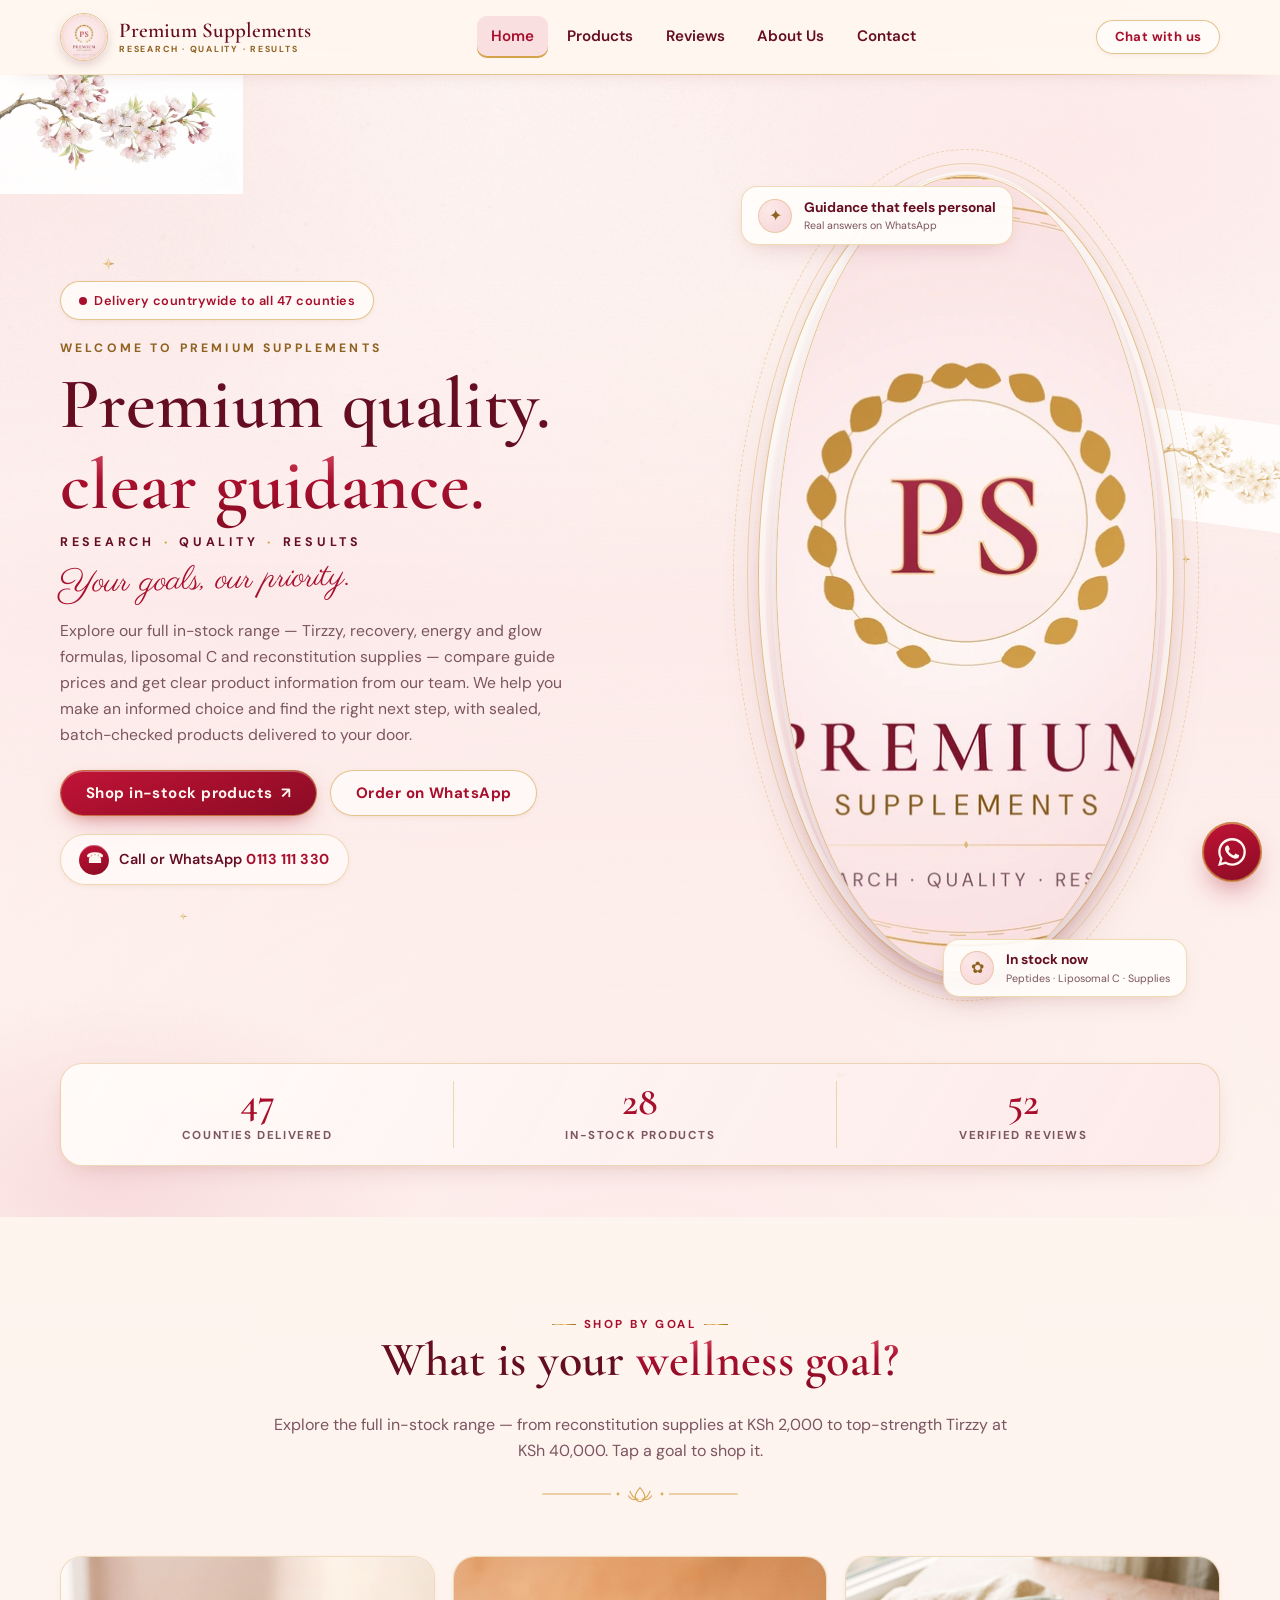
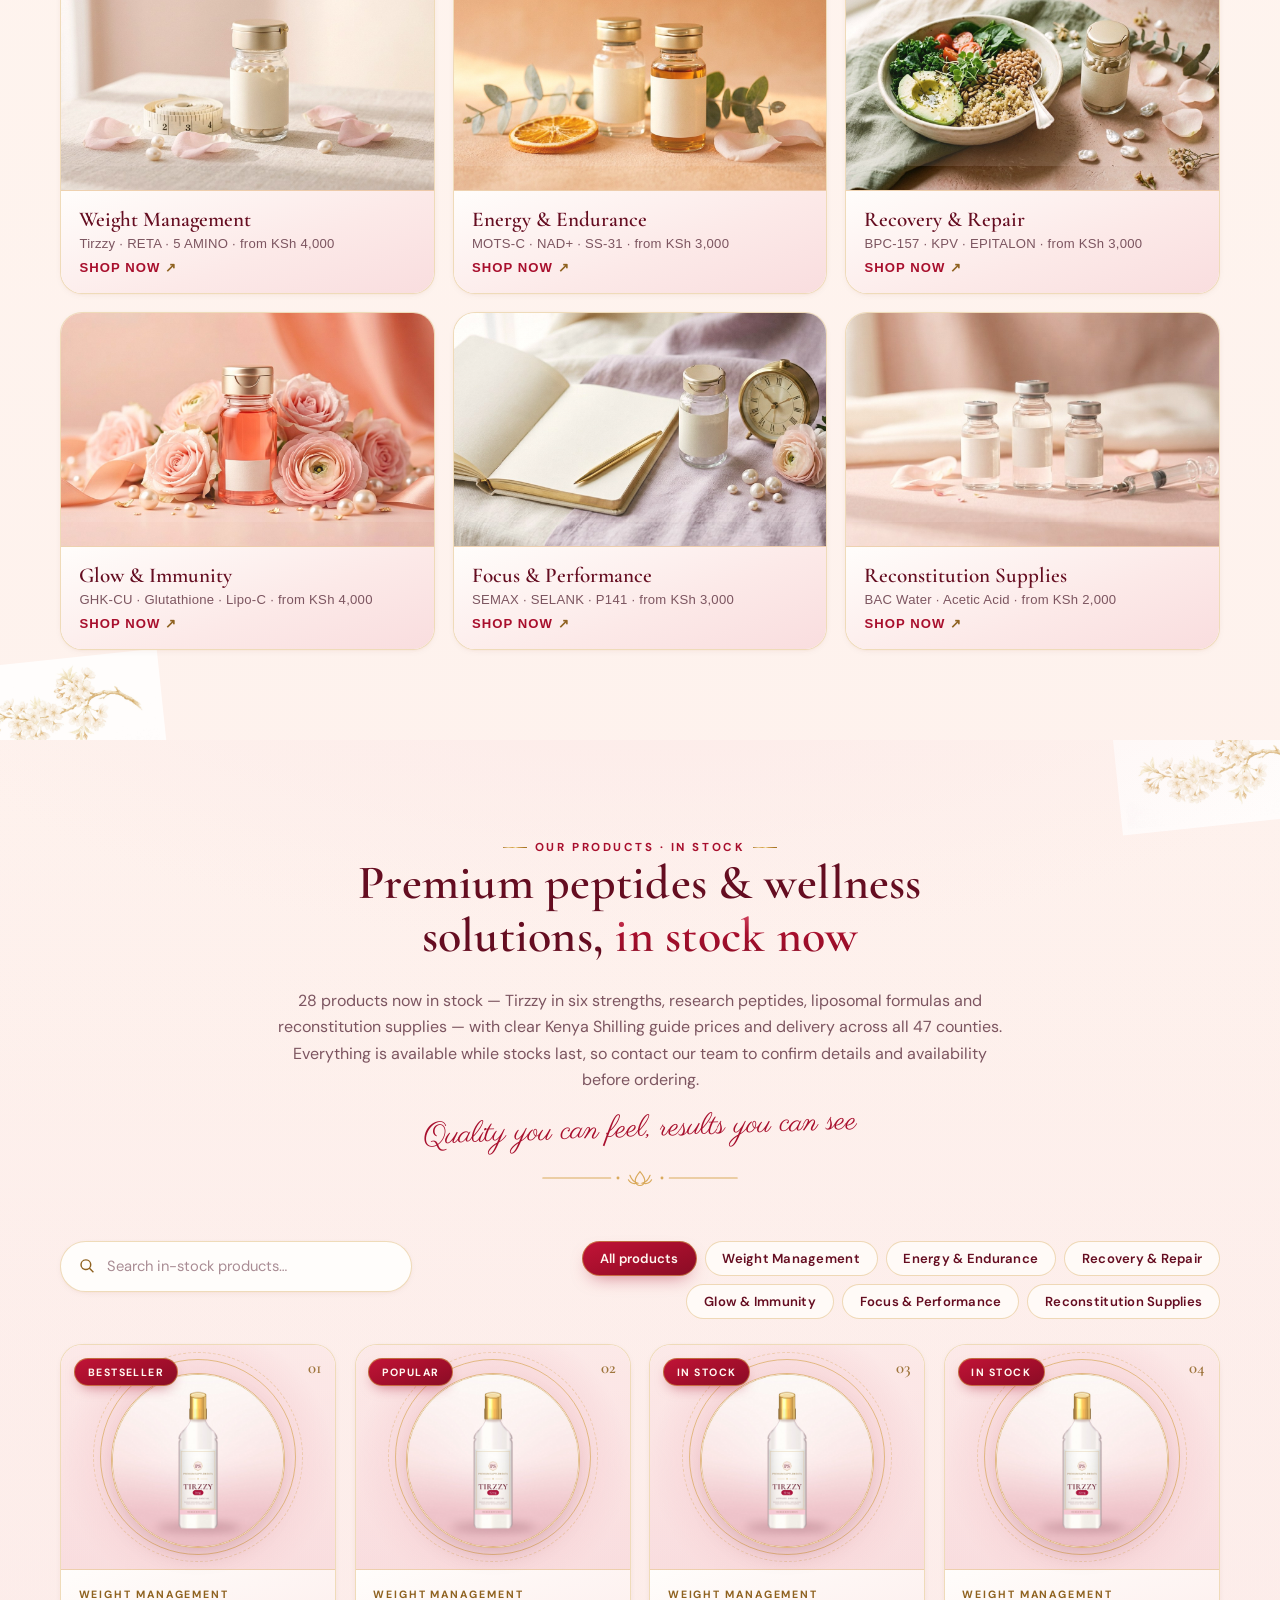
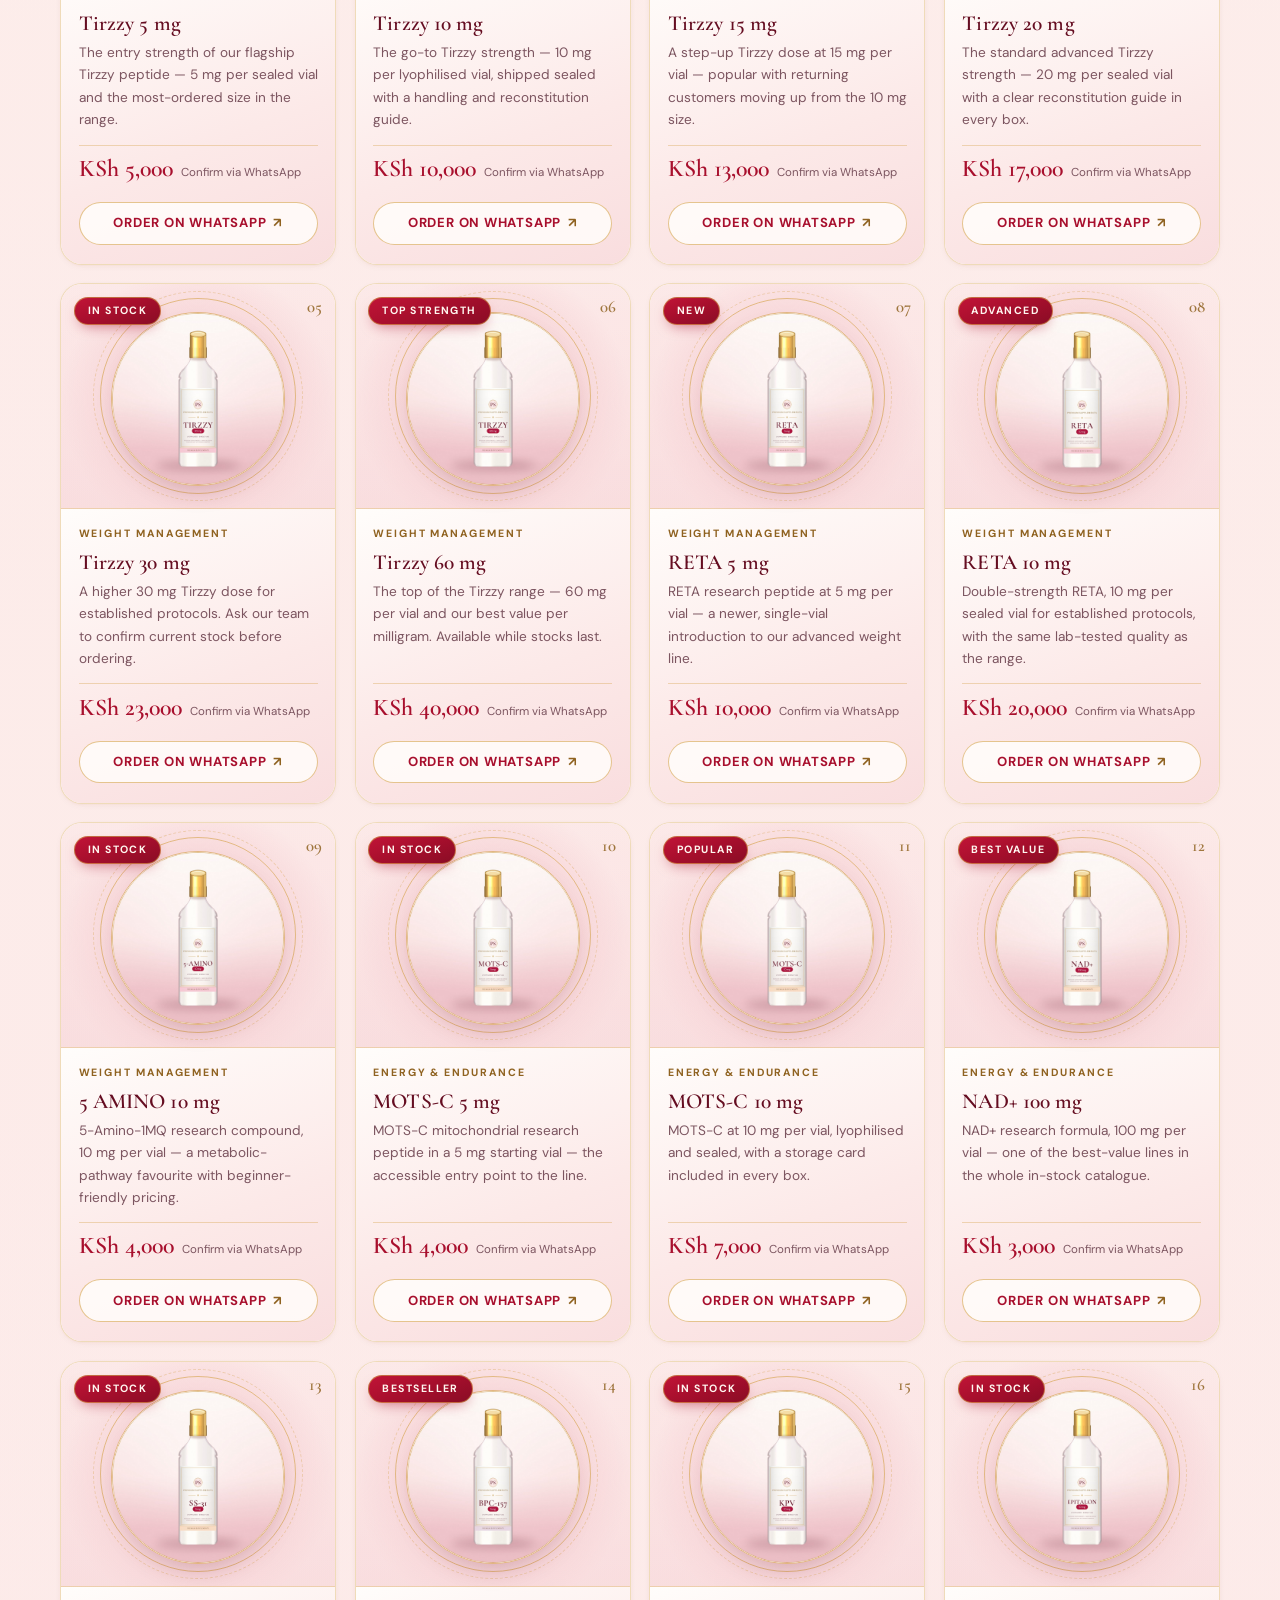
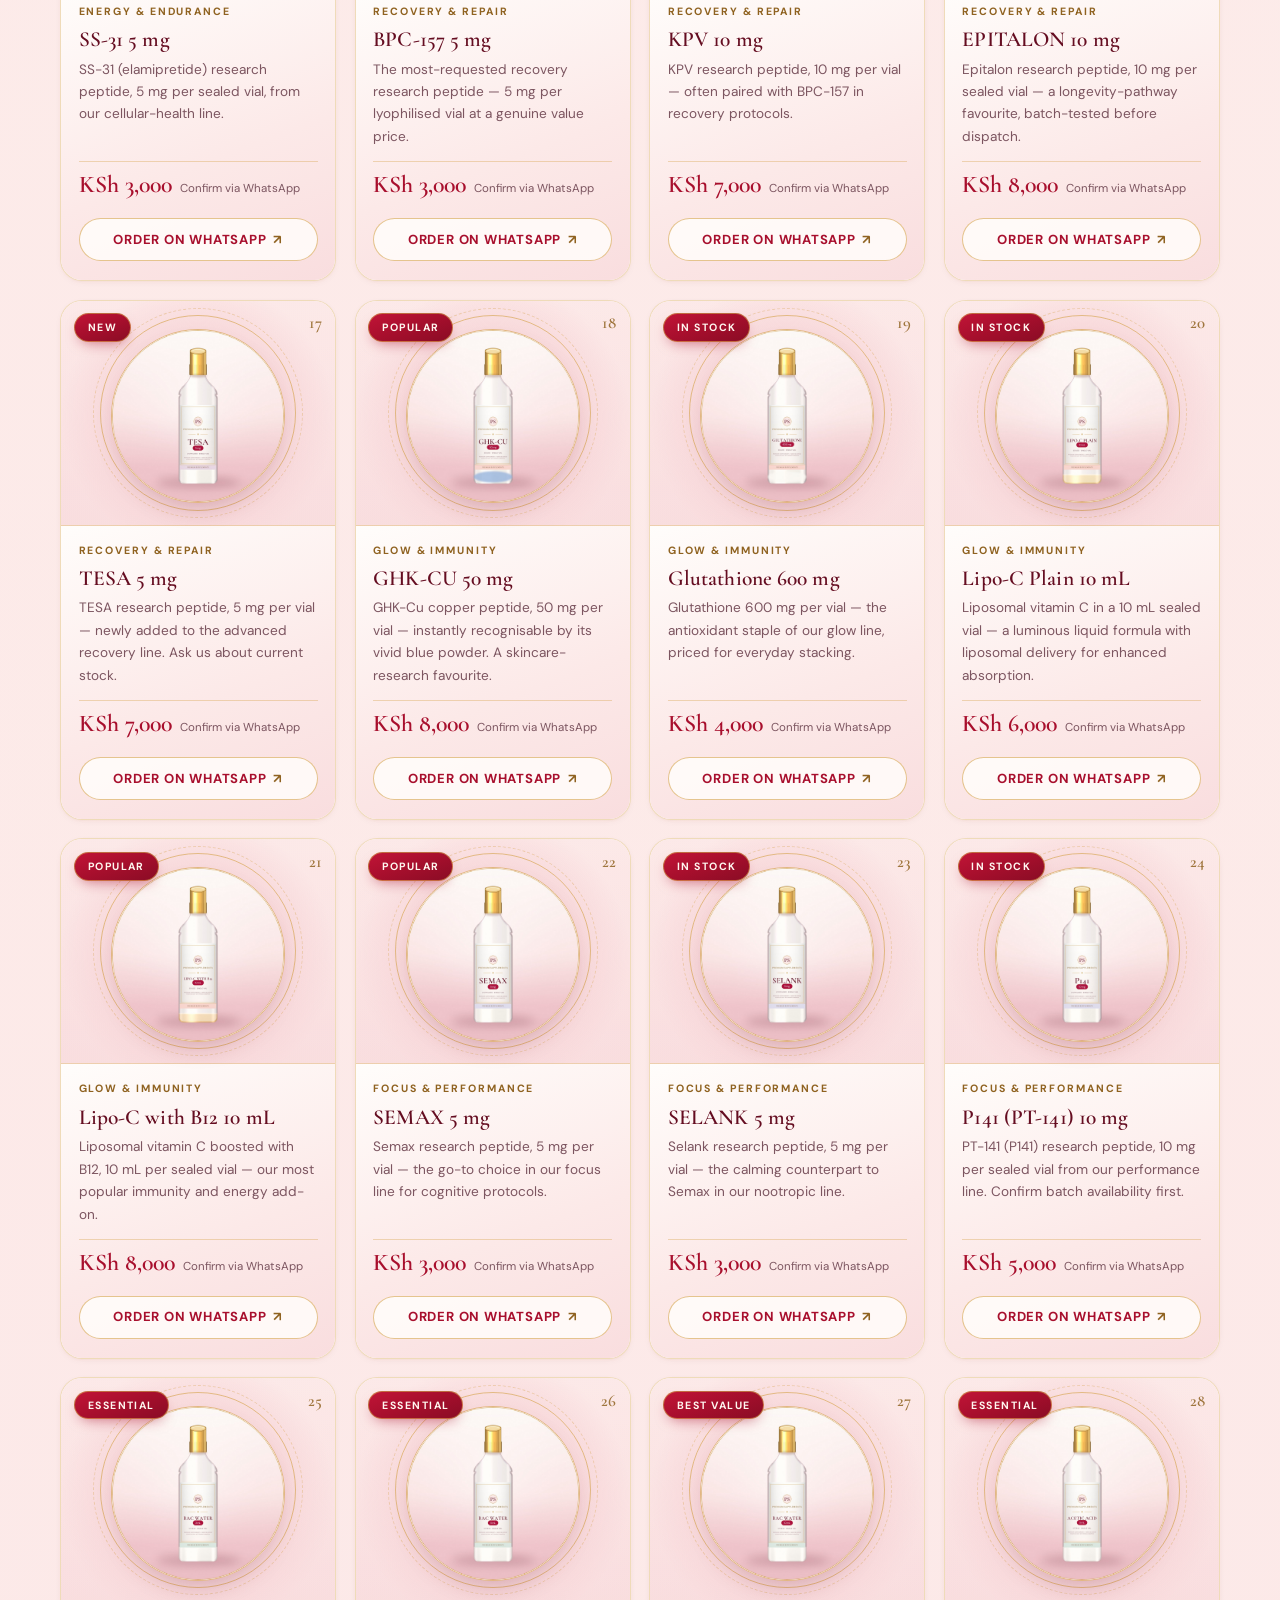
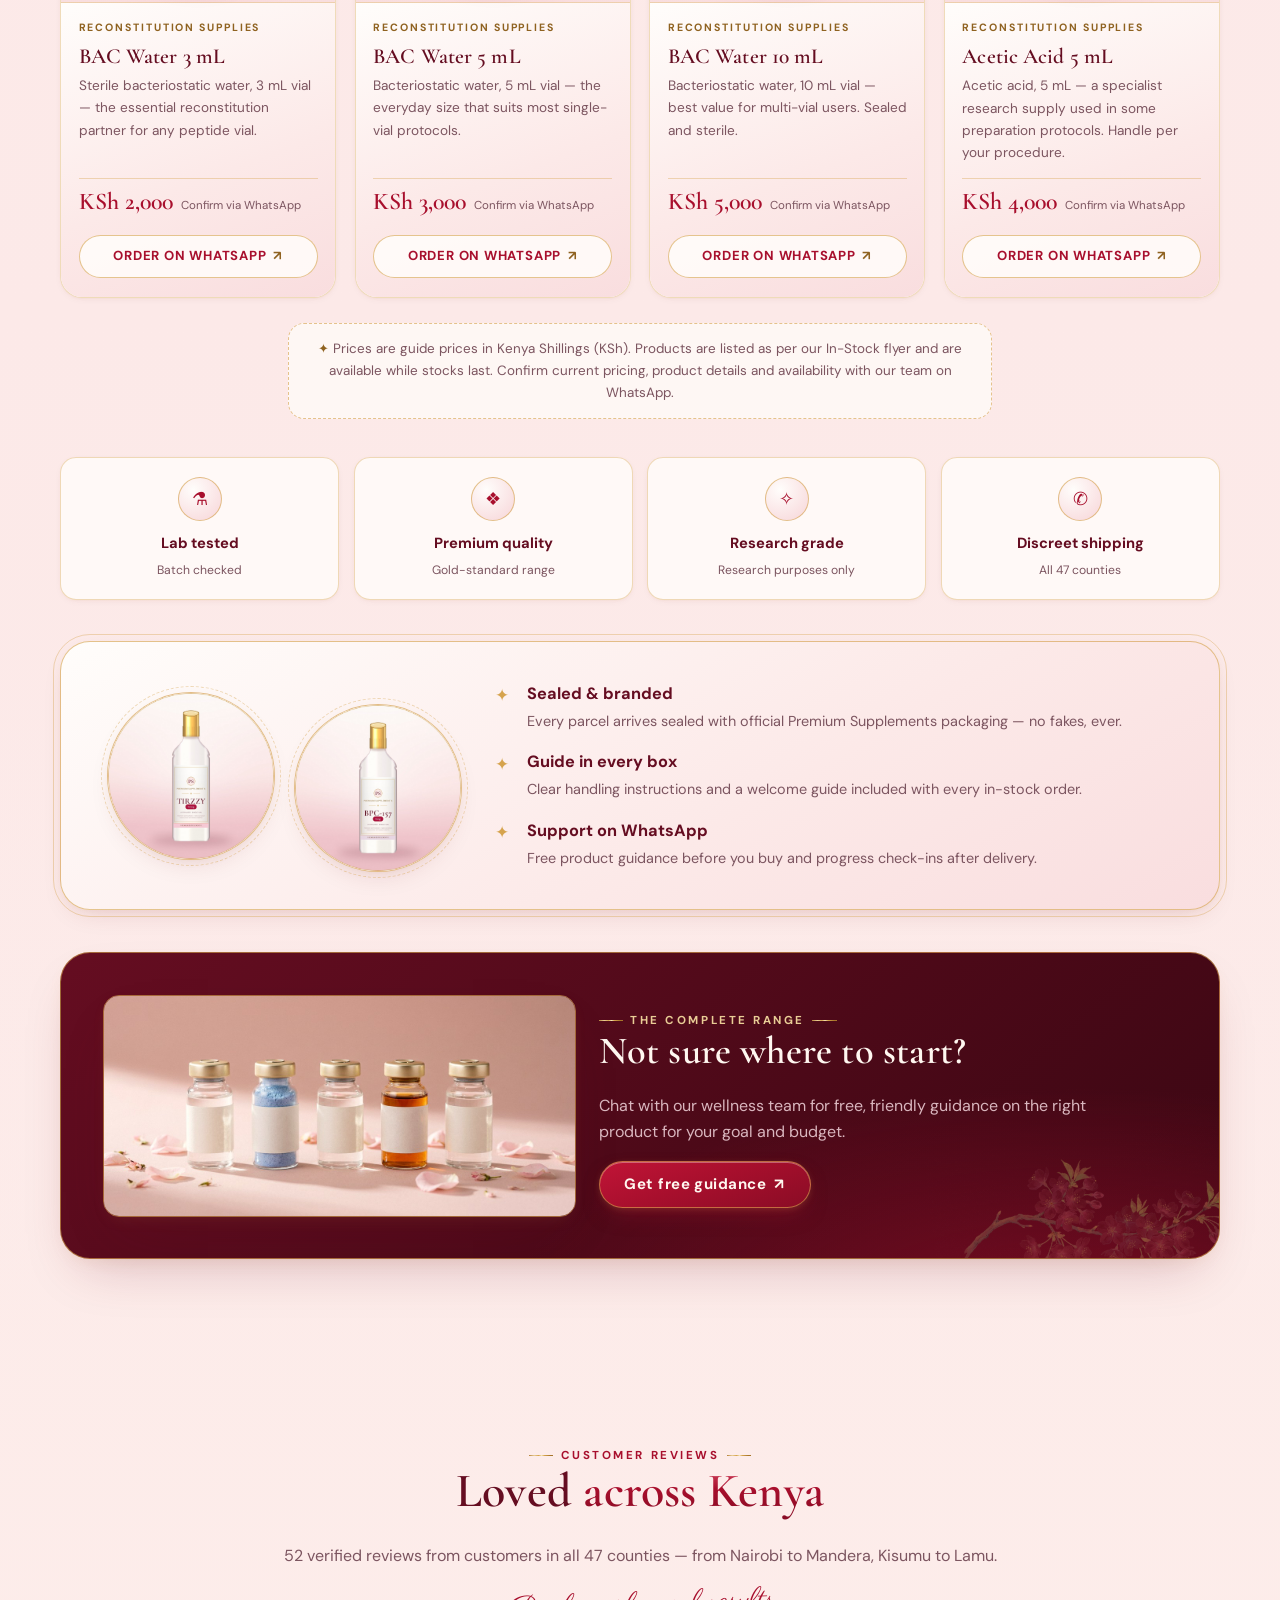
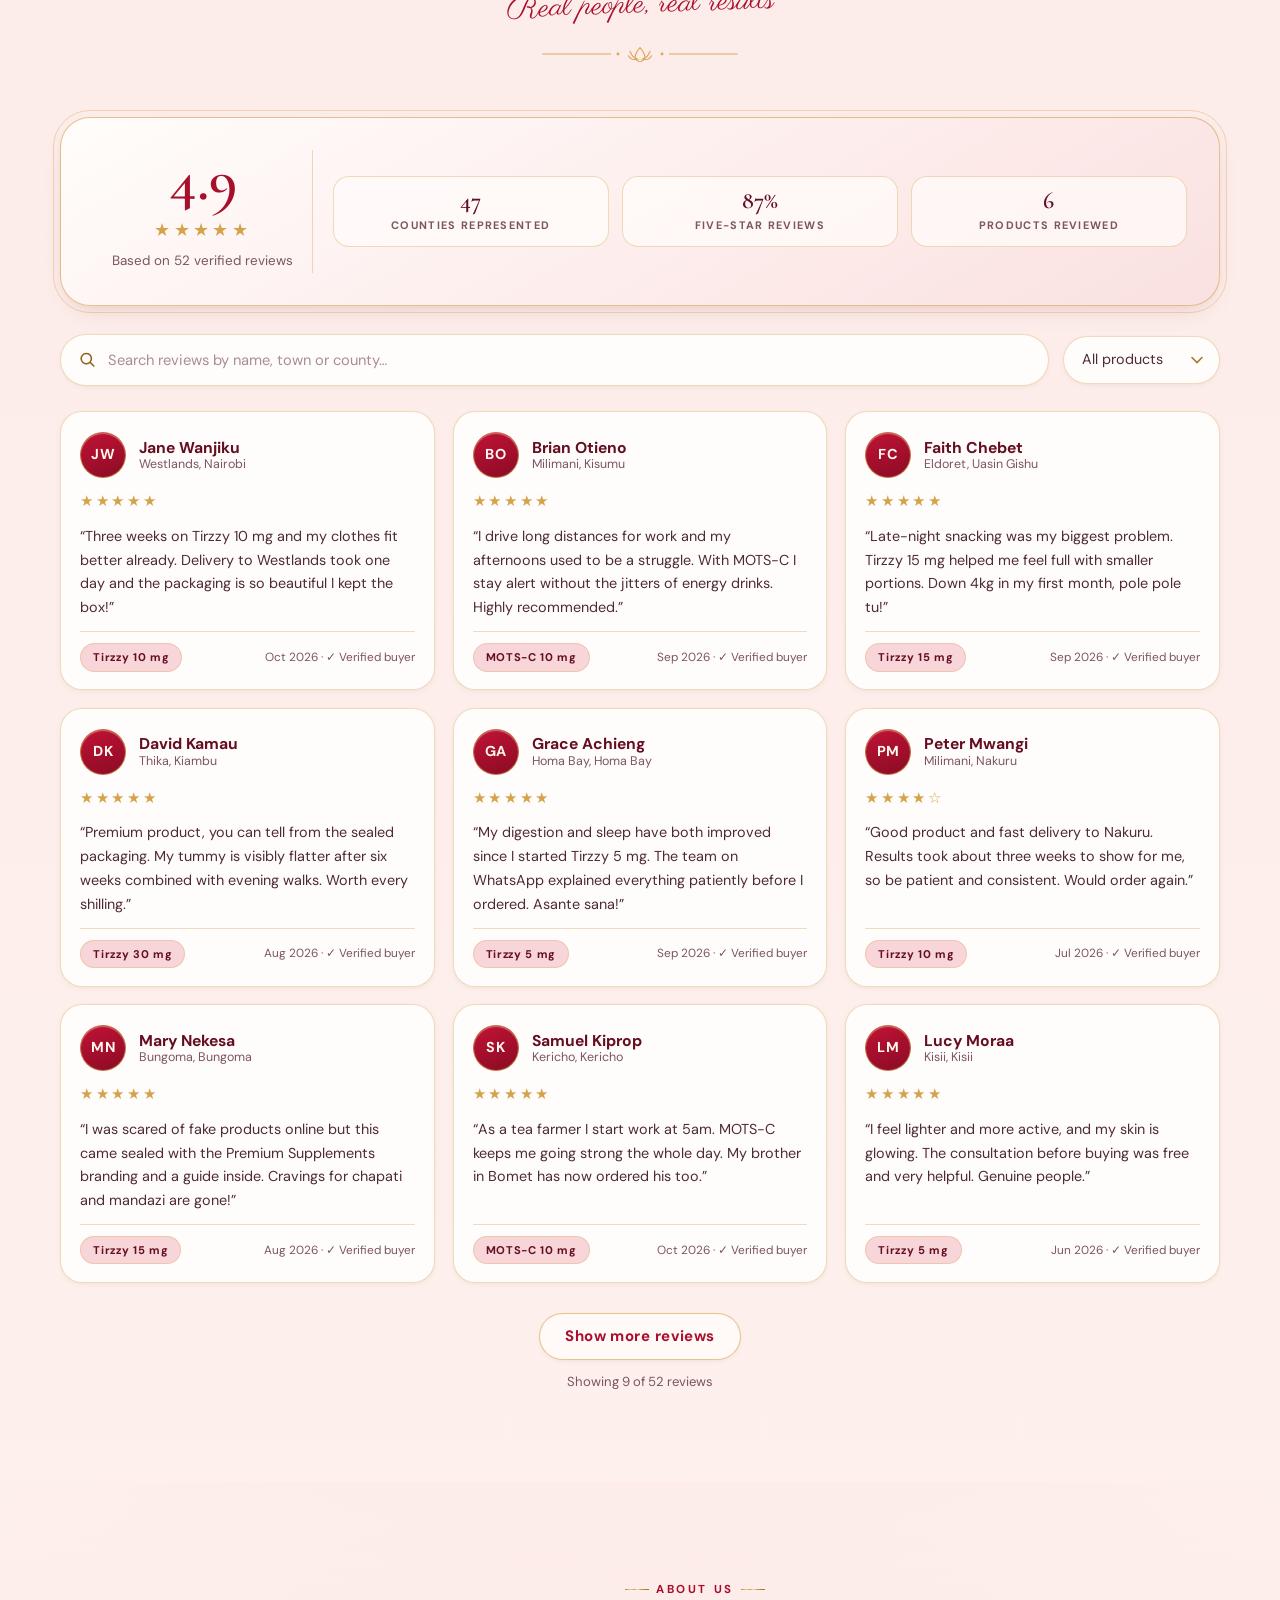
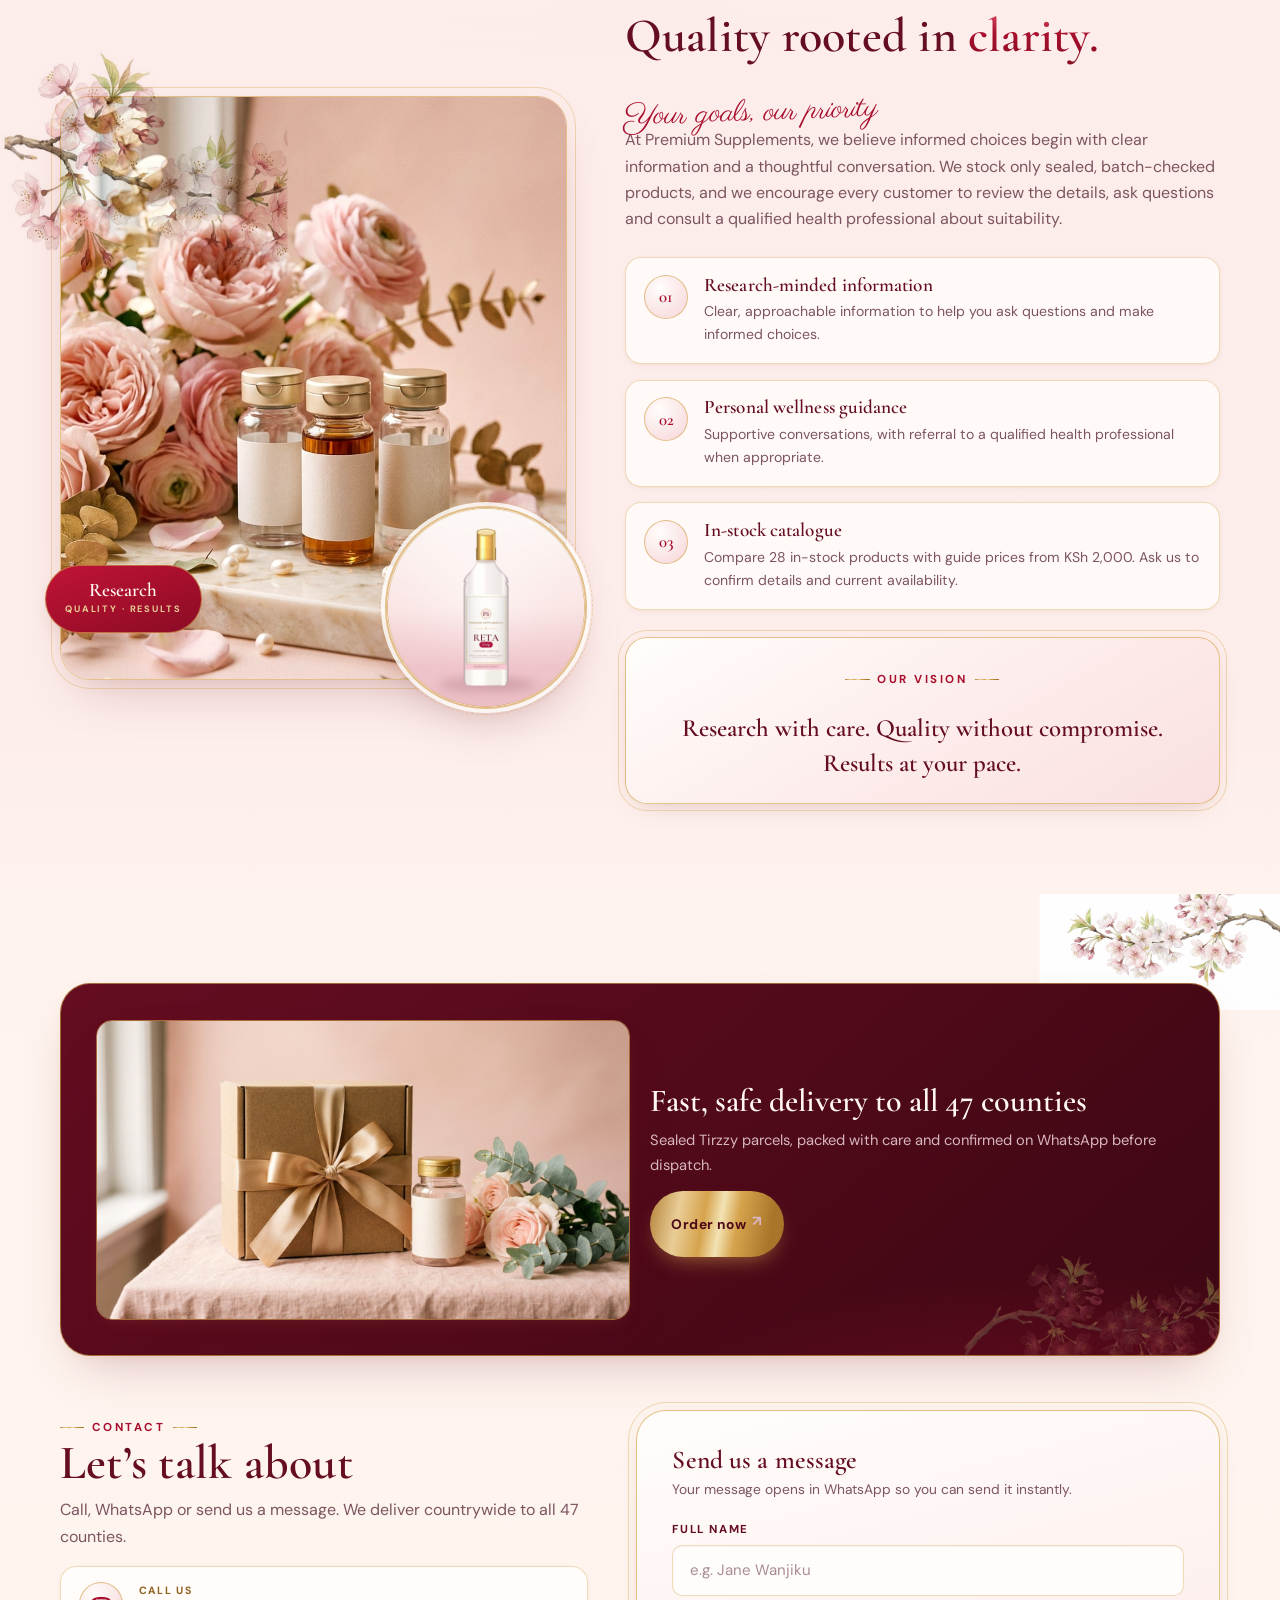
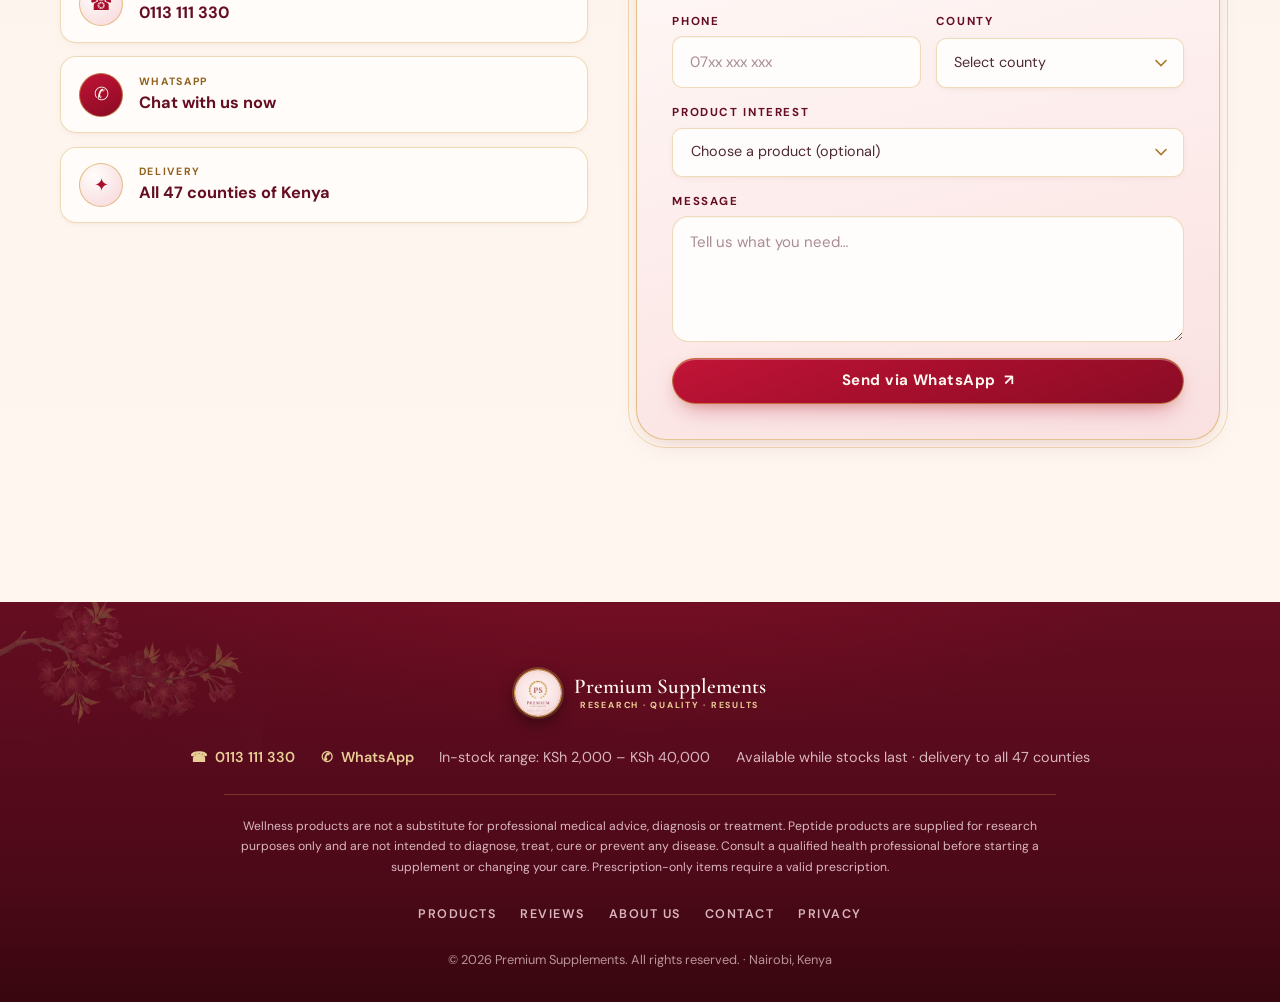
<file: index.html>
<!doctype html>
<html lang="en">
<head>
  <meta charset="UTF-8" />
  <meta name="viewport" content="width=device-width, initial-scale=1.0" />
  <meta name="description" content="Premium Supplements — our in-stock catalogue of premium peptides and wellness solutions: Tirzzy 5–60 mg, BPC-157, GHK-Cu, MOTS-C, liposomal C, BAC Water and more, with guide prices from KSh 2,000 to KSh 40,000, delivered across all 47 counties of Kenya." />
  <meta name="keywords" content="Premium Supplements, peptides Kenya, Tirzzy, BPC-157, GHK-Cu, MOTS-C, liposomal vitamin C, BAC water, supplements Nairobi, research peptides" />
  <meta name="author" content="Premium Supplements" />
  <link rel="canonical" href="https://premiumsupplements.co.ke/" />

  <!-- social sharing -->
  <meta property="og:type" content="website" />
  <meta property="og:site_name" content="Premium Supplements" />
  <meta property="og:title" content="Premium Supplements | Research · Quality · Results" />
  <meta property="og:description" content="Premium peptides and wellness solutions, in stock and delivered across Kenya. Guide prices from KSh 2,000. Order on WhatsApp." />
  <meta property="og:image" content="assets/img/og-cover.jpg" />
  <meta property="og:image:alt" content="Premium Supplements sealed vial against a blush studio backdrop" />
  <meta property="og:locale" content="en_KE" />
  <meta name="twitter:card" content="summary_large_image" />
  <meta name="twitter:title" content="Premium Supplements | Research · Quality · Results" />
  <meta name="twitter:description" content="Premium peptides and wellness solutions, in stock and delivered across all 47 counties of Kenya." />
  <meta name="twitter:image" content="assets/img/og-cover.jpg" />
  <meta name="theme-color" content="#FFF7F0" />
  <link rel="icon" type="image/png" sizes="32x32" href="assets/img/favicon-32.png" />
  <link rel="apple-touch-icon" sizes="180x180" href="assets/img/apple-touch-icon.png" />
  <link rel="manifest" href="site.webmanifest" />
  <meta name="apple-mobile-web-app-title" content="Premium Supplements" />
  <title>Premium Supplements | Research · Quality · Results</title>
  <link rel="preload" href="assets/fonts/cormorant-garamond-latin-600-normal.woff2" as="font" type="font/woff2" crossorigin />
  <link rel="preload" href="assets/fonts/dm-sans-latin-400-normal.woff2" as="font" type="font/woff2" crossorigin />
  <link rel="stylesheet" href="css/style.css" />
</head>
<body>
  <header class="nav" id="nav">
    <div class="container nav-inner">
      <a href="#home" class="brand" aria-label="Premium Supplements home">
        <img class="brand-logo" src="assets/img/premium-supplements-logo.webp" alt="Premium Supplements seal" width="48" height="48" />
        <span class="brand-text">Premium Supplements<small>Research · Quality · Results</small></span>
      </a>

      <nav class="nav-links" id="navLinks" aria-label="Main navigation">
        <a href="#home" class="is-active">Home</a>
        <a href="#products">Products</a>
        <a href="#reviews">Reviews</a>
        <a href="#about">About Us</a>
        <a href="#contact">Contact</a>
      </nav>

      <div class="nav-actions">
        <a class="btn btn-small btn-outline nav-cta" href="https://wa.me/254113111330?text=Hello%20Premium%20Supplements%2C%20I%27d%20like%20to%20make%20an%20enquiry." target="_blank" rel="noopener noreferrer">Chat with us</a>
        <button class="menu-btn" id="menuBtn" type="button" aria-label="Toggle menu" aria-expanded="false" aria-controls="navLinks">
          <span></span><span></span><span></span>
        </button>
      </div>
    </div>
  </header>

  <main>
    <section id="home" class="hero" data-section>
      <div class="hero-bg" aria-hidden="true">
        <span class="hero-orb orb-one"></span>
        <span class="hero-orb orb-two"></span>
        <div class="hero-grid-lines"></div>
        <span class="sparkle sparkle-one"></span>
        <span class="sparkle sparkle-two"></span>
        <span class="sparkle sparkle-three"></span>
        <span class="sparkle sparkle-four"></span>
        <span class="sparkle sparkle-five"></span>
      </div>

      <div class="floral-layer" aria-hidden="true">
        <img class="floral floral-blossom-tl" src="assets/img/florals/blossom-branch.jpg" alt="" decoding="async" />
        <img class="floral floral-gold-r" src="assets/img/florals/gold-branch.jpg" alt="" loading="lazy" decoding="async" />
        <img class="floral floral-spray-br" src="assets/img/florals/rose-spray.jpg" alt="" loading="lazy" decoding="async" />
      </div>

      <div class="container hero-inner">
        <div class="hero-copy">
          <span class="pill"><span class="pulse-dot"></span> Delivery countrywide to all 47 counties</span>
          <p class="hero-kicker">Welcome to Premium Supplements</p>
          <h1>Premium quality. <span class="grad"><span class="swap-word" data-words="real results.|clear guidance.|sealed and tested.|delivered fast.|made for you.">real results.</span></span></h1>
          <p class="slogan">Research <span>·</span> Quality <span>·</span> Results</p>
          <p class="lead">Your goals, our priority.</p>
          <p class="sub">Explore our full in-stock range — Tirzzy, recovery, energy and glow formulas, liposomal C and reconstitution supplies — compare guide prices and get clear product information from our team. We help you make an informed choice and find the right next step, with sealed, batch-checked products delivered to your door.</p>

          <div class="cta-row">
            <a class="btn btn-primary" href="#products">Shop in-stock products <span aria-hidden="true">↗</span></a>
            <a class="btn btn-ghost" href="https://wa.me/254113111330?text=Hello%20Premium%20Supplements%2C%20I%20would%20like%20to%20know%20more%20about%20the%20Tirzzy%20range." target="_blank" rel="noopener noreferrer">Order on WhatsApp</a>
          </div>

          <a class="phone-chip" href="tel:+254113111330">
            <span class="phone-ico" aria-hidden="true">☎</span>
            <span>Call or WhatsApp <strong>0113 111 330</strong></span>
          </a>
        </div>

        <div class="hero-visual" aria-label="Premium Supplements seal">
          <div class="hero-art-frame">
            <img class="hero-logo" src="assets/img/premium-supplements-logo.webp" alt="Premium Supplements — Research, Quality, Results" width="800" height="800" loading="eager" />
          </div>
          <div class="float-card float-card-one"><span class="float-icon">✦</span><span><strong>Guidance that feels personal</strong><small>Real answers on WhatsApp</small></span></div>
          <div class="float-card float-card-two"><span class="mini-flower" aria-hidden="true">✿</span><span><strong>In stock now</strong><small>Peptides · Liposomal C · Supplies</small></span></div>
        </div>
      </div>

      <div class="container">
        <div class="stats" aria-label="Premium Supplements at a glance">
          <div class="stat"><strong>47</strong><span>Counties delivered</span></div>
          <div class="stat"><strong>28</strong><span>In-stock products</span></div>
          <div class="stat"><strong>52</strong><span>Verified reviews</span></div>
        </div>
      </div>
    </section>

    <section id="goals" class="section goals-section" data-section>
      <div class="floral-layer" aria-hidden="true">
        <img class="floral floral-spray-tr" src="assets/img/florals/rose-spray.jpg" alt="" loading="lazy" decoding="async" />
        <img class="floral floral-gold-bl" src="assets/img/florals/gold-branch.jpg" alt="" loading="lazy" decoding="async" />
      </div>
      <div class="container">
        <div class="section-head">
          <span class="eyebrow">Shop by Goal</span>
          <h2>What is your <span class="grad">wellness goal?</span></h2>
          <p>Explore the full in-stock range — from reconstitution supplies at KSh 2,000 to top-strength Tirzzy at KSh 40,000. Tap a goal to shop it.</p>
        </div>

        <div class="goals-grid">
          <button class="goal-card" type="button" data-category="Weight Management">
            <img src="assets/img/goal-weight.jpg" alt="Tape measure, pearls and a sealed Premium Supplements vial" loading="lazy" />
            <span class="goal-copy"><strong>Weight Management</strong><small>Tirzzy · RETA · 5 AMINO · from KSh 4,000</small><em>Shop now <span aria-hidden="true">↗</span></em></span>
          </button>
          <button class="goal-card" type="button" data-category="Energy & Endurance">
            <img src="assets/img/goal-energy.jpg" alt="Amber and clear vials in warm morning light for energy and endurance" loading="lazy" />
            <span class="goal-copy"><strong>Energy & Endurance</strong><small>MOTS-C · NAD+ · SS-31 · from KSh 3,000</small><em>Shop now <span aria-hidden="true">↗</span></em></span>
          </button>
          <button class="goal-card" type="button" data-category="Recovery & Repair">
            <img src="assets/img/goal-recovery.jpg" alt="Balanced grain bowl and a sealed Premium Supplements vial" loading="lazy" />
            <span class="goal-copy"><strong>Recovery & Repair</strong><small>BPC-157 · KPV · EPITALON · from KSh 3,000</small><em>Shop now <span aria-hidden="true">↗</span></em></span>
          </button>
          <button class="goal-card" type="button" data-category="Glow & Immunity">
            <img src="assets/img/goal-glow.jpg" alt="Coral serum vial among pale pink roses for glow and immunity" loading="lazy" />
            <span class="goal-copy"><strong>Glow & Immunity</strong><small>GHK-CU · Glutathione · Lipo-C · from KSh 4,000</small><em>Shop now <span aria-hidden="true">↗</span></em></span>
          </button>
          <button class="goal-card" type="button" data-category="Focus & Performance">
            <img src="assets/img/goal-focus.jpg" alt="Notebook, gold pen and vial for focus and performance" loading="lazy" />
            <span class="goal-copy"><strong>Focus & Performance</strong><small>SEMAX · SELANK · P141 · from KSh 3,000</small><em>Shop now <span aria-hidden="true">↗</span></em></span>
          </button>
          <button class="goal-card" type="button" data-category="Reconstitution Supplies">
            <img src="assets/img/goal-supplies.jpg" alt="Sterile vials and syringe for reconstitution supplies" loading="lazy" />
            <span class="goal-copy"><strong>Reconstitution Supplies</strong><small>BAC Water · Acetic Acid · from KSh 2,000</small><em>Shop now <span aria-hidden="true">↗</span></em></span>
          </button>
        </div>
      </div>
    </section>

    <section id="products" class="section section-alt" data-section>
      <div class="floral-layer" aria-hidden="true">
        <img class="floral floral-gold-tr" src="assets/img/florals/gold-branch.jpg" alt="" loading="lazy" decoding="async" />
        <img class="floral floral-spray-bl" src="assets/img/florals/rose-spray.jpg" alt="" loading="lazy" decoding="async" />
      </div>
      <div class="container">
        <div class="section-head">
          <span class="eyebrow">Our Products · In Stock</span>
          <h2>Premium peptides & wellness solutions, <span class="grad">in stock now</span></h2>
          <p>28 products now in stock — Tirzzy in six strengths, research peptides, liposomal formulas and reconstitution supplies — with clear Kenya Shilling guide prices and delivery across all 47 counties. Everything is available while stocks last, so contact our team to confirm details and availability before ordering.</p>
          <span class="script-accent" aria-hidden="true">Quality you can feel, results you can see</span>
        </div>

        <div class="product-toolbar">
          <label class="search" for="searchInput">
            <svg viewBox="0 0 24 24" width="18" height="18" aria-hidden="true"><path fill="currentColor" d="M10 2a8 8 0 0 1 6.32 12.9l5.39 5.39-1.42 1.42-5.39-5.39A8 8 0 1 1 10 2zm0 2a6 6 0 1 0 0 12 6 6 0 0 0 0-12z"/></svg>
            <input type="search" id="searchInput" placeholder="Search in-stock products…" aria-label="Search in-stock products" />
          </label>
          <div class="chips" id="chips" role="group" aria-label="Filter by category"></div>
        </div>

        <div class="product-grid" id="productGrid" aria-live="polite"></div>
        <p class="empty" id="emptyState" hidden>No products match your search. Try another keyword or filter.</p>
        <p class="catalog-note"><span aria-hidden="true">✦</span> Prices are guide prices in Kenya Shillings (KSh). Products are listed as per our In-Stock flyer and are available while stocks last. Confirm current pricing, product details and availability with our team on WhatsApp.</p>

        <ul class="trust-strip" aria-label="Premium Supplements standards">
          <li><span class="trust-ico" aria-hidden="true">⚗</span><strong>Lab tested</strong><small>Batch checked</small></li>
          <li><span class="trust-ico" aria-hidden="true">❖</span><strong>Premium quality</strong><small>Gold-standard range</small></li>
          <li><span class="trust-ico" aria-hidden="true">✧</span><strong>Research grade</strong><small>Research purposes only</small></li>
          <li><span class="trust-ico" aria-hidden="true">✆</span><strong>Discreet shipping</strong><small>All 47 counties</small></li>
        </ul>

        <div class="promise-band">
          <div class="promise-imgs">
            <img src="assets/img/products/tirzzy-10.jpg" alt="Sealed Premium Supplements Tirzzy 10 mg vial with a gold flip-off cap" loading="lazy" />
            <img src="assets/img/products/bpc-157.jpg" alt="Sealed Premium Supplements BPC-157 5 mg vial with a gold flip-off cap" loading="lazy" />
          </div>
          <ul class="promise-list">
            <li><strong>Sealed &amp; branded</strong><span>Every parcel arrives sealed with official Premium Supplements packaging — no fakes, ever.</span></li>
            <li><strong>Guide in every box</strong><span>Clear handling instructions and a welcome guide included with every in-stock order.</span></li>
            <li><strong>Support on WhatsApp</strong><span>Free product guidance before you buy and progress check-ins after delivery.</span></li>
          </ul>
        </div>

        <div class="range-banner">
          <img class="banner-floral" src="assets/img/florals/blossom-ghost.webp" alt="" aria-hidden="true" loading="lazy" decoding="async" />
          <img src="assets/img/range-lineup.jpg" alt="A line-up of Premium Supplements vials across the in-stock range" loading="lazy" />
          <div class="range-banner-copy">
            <span class="eyebrow">The complete range</span>
            <h3>Not sure where to start?</h3>
            <p>Chat with our wellness team for free, friendly guidance on the right product for your goal and budget.</p>
            <a class="btn btn-primary" href="https://wa.me/254113111330?text=Hello%20Premium%20Supplements%2C%20please%20help%20me%20choose%20the%20right%20product%20for%20my%20goal." target="_blank" rel="noopener noreferrer">Get free guidance <span aria-hidden="true">↗</span></a>
          </div>
        </div>
      </div>
    </section>

    <section id="reviews" class="section reviews-section" data-section>
      <div class="floral-layer" aria-hidden="true">
        <img class="floral floral-peony-tr" src="assets/img/florals/peony-rose.jpg" alt="" loading="lazy" decoding="async" />
        <img class="floral floral-spray-bl" src="assets/img/florals/rose-spray.jpg" alt="" loading="lazy" decoding="async" />
      </div>
      <div class="container">
        <div class="section-head">
          <span class="eyebrow">Customer Reviews</span>
          <h2>Loved <span class="grad">across Kenya</span></h2>
          <p>52 verified reviews from customers in all 47 counties — from Nairobi to Mandera, Kisumu to Lamu.</p>
          <span class="script-accent" aria-hidden="true">Real people, real results</span>
        </div>

        <div class="reviews-summary" id="reviewsSummary" aria-label="Review summary"></div>

        <div class="reviews-toolbar">
          <label class="search" for="reviewSearchInput">
            <svg viewBox="0 0 24 24" width="18" height="18" aria-hidden="true"><path fill="currentColor" d="M10 2a8 8 0 0 1 6.32 12.9l5.39 5.39-1.42 1.42-5.39-5.39A8 8 0 1 1 10 2zm0 2a6 6 0 1 0 0 12 6 6 0 0 0 0-12z"/></svg>
            <input type="search" id="reviewSearchInput" placeholder="Search reviews by name, town or county…" aria-label="Search reviews" />
          </label>
          <label class="filter-select" for="reviewProductFilter">
            <span class="visually-hidden">Filter reviews by product</span>
            <select id="reviewProductFilter">
              <option value="All">All products</option>
            </select>
          </label>
        </div>

        <div class="reviews-grid" id="reviewsGrid" aria-live="polite"></div>
        <p class="empty" id="reviewsEmpty" hidden>No reviews match your search. Try another keyword.</p>
        <div class="reviews-more-wrap">
          <button class="btn btn-outline" id="reviewsMoreBtn" type="button">Show more reviews</button>
          <p id="reviewsCount" aria-live="polite"></p>
        </div>
      </div>
    </section>

    <section id="about" class="section section-alt" data-section>
      <div class="container about-grid">
        <div class="about-visual about-photos">
          <img class="about-floral" src="assets/img/florals/peony-rose.jpg" alt="" aria-hidden="true" loading="lazy" decoding="async" />
          <img class="about-img-main" src="assets/img/hero-wellness.jpg" alt="Premium Supplements vials styled with pale pink roses and pearls" loading="lazy" />
          <img class="about-img-small" src="assets/img/products/reta-10.jpg" alt="Sealed Premium Supplements RETA 10 mg vial" loading="lazy" />
          <div class="about-badge"><strong>Research</strong><span>Quality · Results</span></div>
        </div>

        <div class="about-copy">
          <span class="eyebrow">About Us</span>
          <h2>Quality rooted in <span class="grad">clarity.</span></h2>
          <span class="script-accent" aria-hidden="true">Your goals, our priority</span>
          <p>At Premium Supplements, we believe informed choices begin with clear information and a thoughtful conversation. We stock only sealed, batch-checked products, and we encourage every customer to review the details, ask questions and consult a qualified health professional about suitability.</p>

          <div class="services">
            <article class="service">
              <span class="service-ico">01</span>
              <div><h3>Research-minded information</h3><p>Clear, approachable information to help you ask questions and make informed choices.</p></div>
            </article>
            <article class="service">
              <span class="service-ico">02</span>
              <div><h3>Personal wellness guidance</h3><p>Supportive conversations, with referral to a qualified health professional when appropriate.</p></div>
            </article>
            <article class="service">
              <span class="service-ico">03</span>
              <div><h3>In-stock catalogue</h3><p>Compare 28 in-stock products with guide prices from KSh 2,000. Ask us to confirm details and current availability.</p></div>
            </article>
          </div>

          <blockquote class="vision">
            <span class="eyebrow">Our Vision</span>
            <p>Research with care. Quality without compromise. Results at your pace.</p>
          </blockquote>
        </div>
      </div>
    </section>

    <section id="contact" class="section contact-section" data-section>
      <div class="floral-layer" aria-hidden="true">
        <img class="floral floral-blossom-tr" src="assets/img/florals/blossom-branch.jpg" alt="" loading="lazy" decoding="async" />
      </div>
      <div class="container">
        <div class="delivery-banner">
          <img class="banner-floral" src="assets/img/florals/blossom-ghost.webp" alt="" aria-hidden="true" loading="lazy" decoding="async" />
          <img src="assets/img/delivery-kenya.jpg" alt="A sealed Premium Supplements parcel tied with a gold ribbon beside a vial and roses" loading="lazy" />
          <div class="delivery-banner-copy">
            <strong>Fast, safe delivery to all 47 counties</strong>
            <span>Sealed Tirzzy parcels, packed with care and confirmed on WhatsApp before dispatch.</span>
            <a href="https://wa.me/254113111330?text=Hello%20Premium%20Supplements%2C%20I%20would%20like%20to%20place%20an%20order." target="_blank" rel="noopener noreferrer">Order now <span aria-hidden="true">↗</span></a>
          </div>
        </div>

        <div class="contact-grid">
          <div class="contact-info">
            <span class="eyebrow">Contact</span>
            <h2>Let’s talk about <span class="grad"><span class="swap-word" data-words="your goals.|your routine.|your results.|your glow.|your next step.">your goals.</span></span></h2>
            <p>Call, WhatsApp or send us a message. We deliver countrywide to all 47 counties.</p>

            <a class="info-card" href="tel:+254113111330">
              <span class="info-ico" aria-hidden="true">☎</span>
              <span><small>Call us</small><strong>0113 111 330</strong></span>
            </a>
            <a class="info-card" href="https://wa.me/254113111330?text=Hello%20Premium%20Supplements%2C%20I%27d%20like%20to%20make%20an%20enquiry." target="_blank" rel="noopener noreferrer">
              <span class="info-ico wa" aria-hidden="true">✆</span>
              <span><small>WhatsApp</small><strong>Chat with us now</strong></span>
            </a>
            <div class="info-card">
              <span class="info-ico delivery" aria-hidden="true">✦</span>
              <span><small>Delivery</small><strong>All 47 counties of Kenya</strong></span>
            </div>
          </div>

          <form class="contact-form" id="contactForm" novalidate>
            <h3>Send us a message</h3>
            <p class="form-note">Your message opens in WhatsApp so you can send it instantly.</p>
            <div class="field">
              <label for="fName">Full name</label>
              <input id="fName" name="name" type="text" placeholder="e.g. Jane Wanjiku" autocomplete="name" required />
            </div>
            <div class="field-row">
              <div class="field">
                <label for="fPhone">Phone</label>
                <input id="fPhone" name="phone" type="tel" placeholder="07xx xxx xxx" autocomplete="tel" required />
              </div>
              <div class="field">
                <label for="fCounty">County</label>
                <select id="fCounty" name="county" required>
                  <option value="">Select county</option>
                </select>
              </div>
            </div>
            <div class="field">
              <label for="fProduct">Product interest</label>
              <select id="fProduct" name="product">
                <option value="">Choose a product (optional)</option>
              </select>
            </div>
            <div class="field">
              <label for="fMsg">Message</label>
              <textarea id="fMsg" name="message" rows="4" placeholder="Tell us what you need…"></textarea>
            </div>
            <button class="btn btn-primary btn-block" type="submit">Send via WhatsApp <span aria-hidden="true">↗</span></button>
            <p class="error" id="formError" role="alert" hidden>Please enter your name and phone number.</p>
          </form>
        </div>
      </div>
    </section>
  </main>

  <footer class="footer">
    <div class="footer-florals" aria-hidden="true">
      <img src="assets/img/florals/blossom-ghost.webp" alt="" loading="lazy" decoding="async" />
      <img src="assets/img/florals/gold-branch-alpha.webp" alt="" loading="lazy" decoding="async" />
    </div>
    <div class="container footer-inner">
      <div class="footer-brand-block">
        <a href="#home" class="brand footer-brand" aria-label="Premium Supplements home">
          <img class="brand-logo" src="assets/img/premium-supplements-logo.webp" alt="Premium Supplements seal" width="48" height="48" loading="lazy" />
          <span class="brand-text">Premium Supplements<small>Research · Quality · Results</small></span>
        </a>
      </div>
      <div class="footer-details">
        <a href="tel:+254113111330">☎ &nbsp;0113 111 330</a>
        <a href="https://wa.me/254113111330?text=Hello%20Premium%20Supplements%2C%20I%27d%20like%20to%20make%20an%20enquiry." target="_blank" rel="noopener noreferrer">✆ &nbsp;WhatsApp</a>
        <span>In-stock range: KSh 2,000 – KSh 40,000</span>
        <span>Available while stocks last · delivery to all 47 counties</span>
      </div>
      <p class="disclaimer">Wellness products are not a substitute for professional medical advice, diagnosis or treatment. Peptide products are supplied for research purposes only and are not intended to diagnose, treat, cure or prevent any disease. Consult a qualified health professional before starting a supplement or changing your care. Prescription-only items require a valid prescription.</p>
      <ul class="footer-links">
        <li><a href="#products">Products</a></li>
        <li><a href="#reviews">Reviews</a></li>
        <li><a href="#about">About Us</a></li>
        <li><a href="#contact">Contact</a></li>
        <li><a href="privacy.html">Privacy</a></li>
      </ul>
      <p class="copy">© <span id="year"></span> Premium Supplements. All rights reserved. · Nairobi, Kenya</p>
    </div>
  </footer>

  <a class="wa-float" href="https://wa.me/254113111330?text=Hello%20Premium%20Supplements%2C%20I%20would%20like%20to%20place%20an%20order." target="_blank" rel="noopener noreferrer" aria-label="Chat with Premium Supplements on WhatsApp">
    <span class="wa-ring" aria-hidden="true"></span>
    <svg viewBox="0 0 24 24" width="28" height="28" aria-hidden="true"><path fill="currentColor" d="M20.5 3.5A11.8 11.8 0 0 0 12.03 0C5.5 0 .2 5.3.2 11.84c0 2.09.55 4.13 1.59 5.93L0 24l6.4-1.68a11.8 11.8 0 0 0 5.63 1.43h.01c6.53 0 11.83-5.3 11.83-11.84 0-3.16-1.23-6.13-3.37-8.41zM12.04 21.8h-.01a9.8 9.8 0 0 1-5-1.37l-.36-.21-3.8 1 1.01-3.7-.23-.38a9.8 9.8 0 0 1-1.5-5.24c0-5.42 4.42-9.84 9.86-9.84a9.8 9.8 0 0 1 9.83 9.85c0 5.42-4.42 9.84-9.8 9.84zm5.4-7.37c-.3-.15-1.76-.87-2.03-.97-.27-.1-.47-.15-.67.15-.2.3-.77.97-.94 1.17-.17.2-.35.22-.64.07-.3-.15-1.25-.46-2.38-1.47-.88-.79-1.47-1.76-1.64-2.06-.17-.3-.02-.46.13-.6.13-.13.3-.35.45-.52.15-.17.2-.3.3-.5.1-.2.05-.37-.02-.52-.08-.15-.67-1.62-.92-2.22-.24-.58-.49-.5-.67-.51h-.57c-.2 0-.52.07-.8.37-.27.3-1.04 1.02-1.04 2.48s1.07 2.88 1.22 3.08c.15.2 2.1 3.2 5.08 4.49.71.31 1.27.49 1.7.63.72.23 1.37.2 1.88.12.57-.08 1.76-.72 2.01-1.41.25-.7.25-1.29.17-1.41-.07-.13-.27-.2-.57-.35z"/></svg>
  </a>

  <script src="js/main.js"></script>
</body>
</html>
</file>
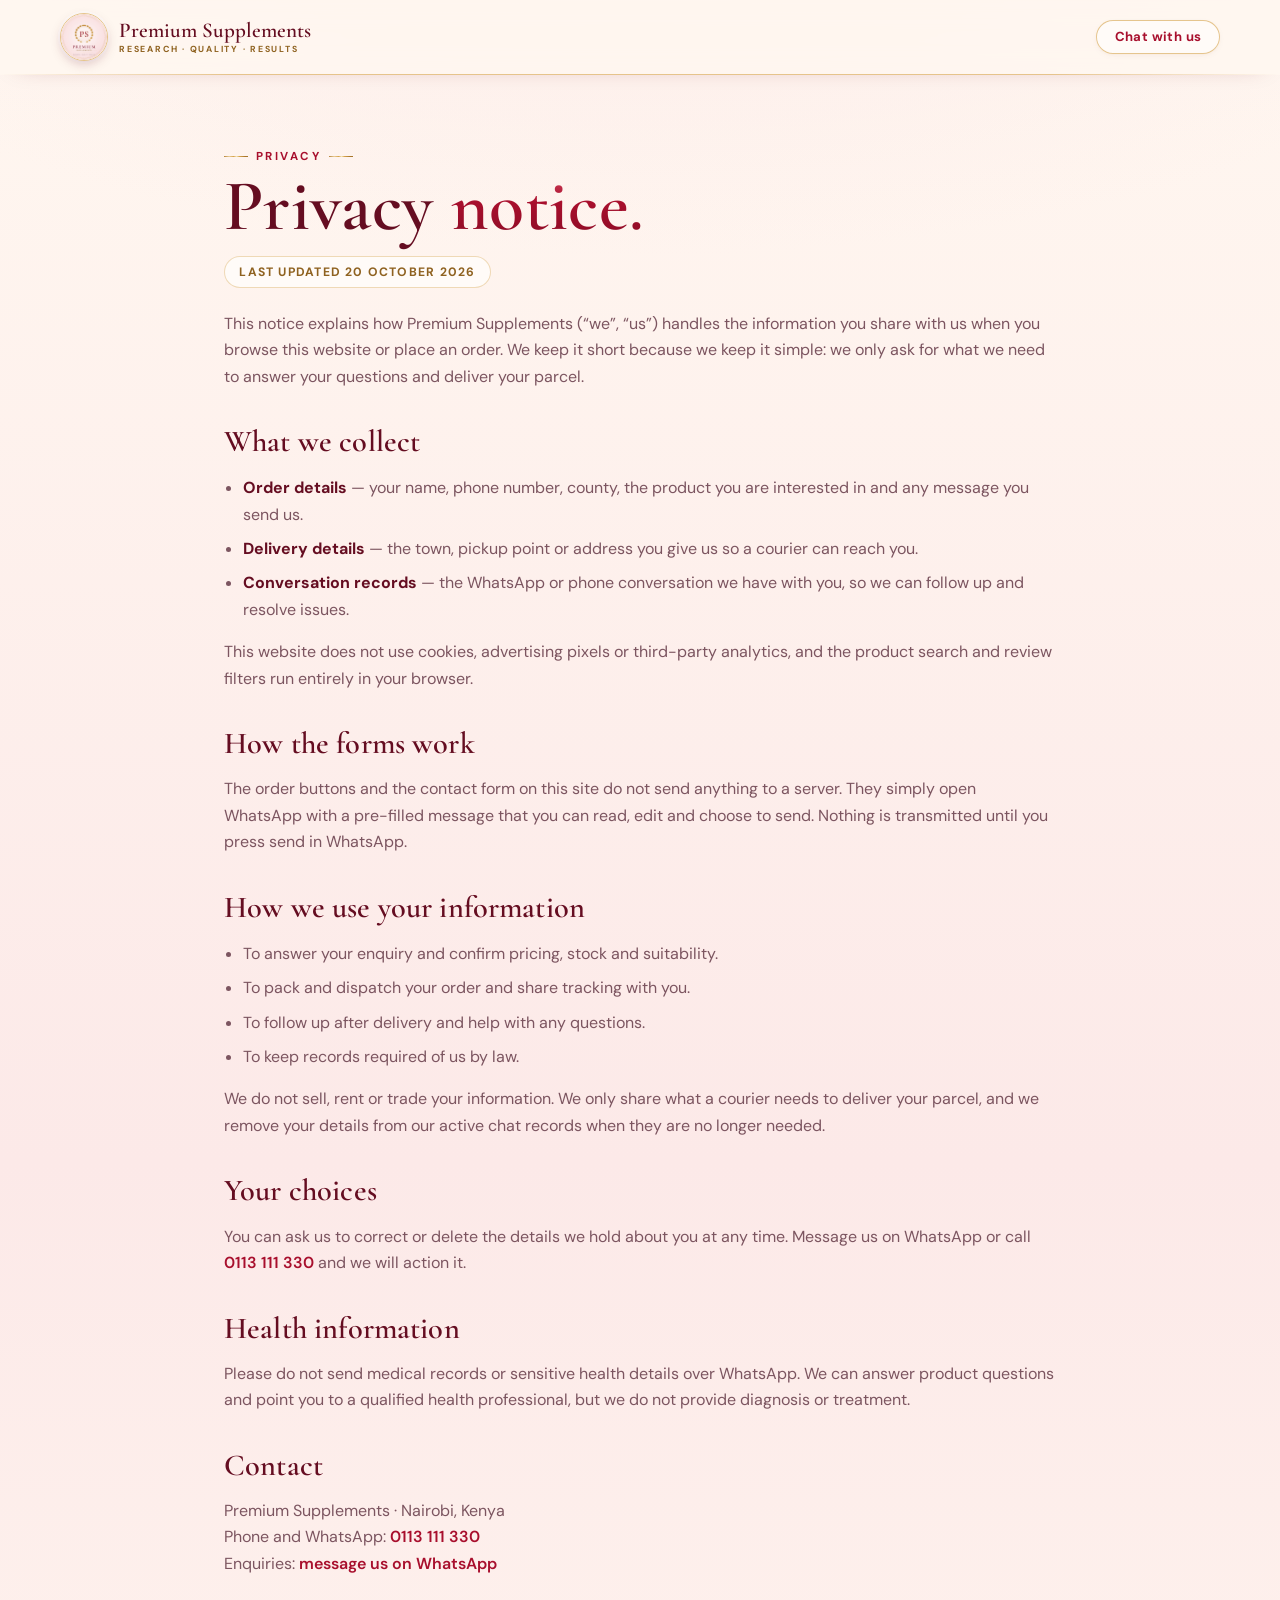
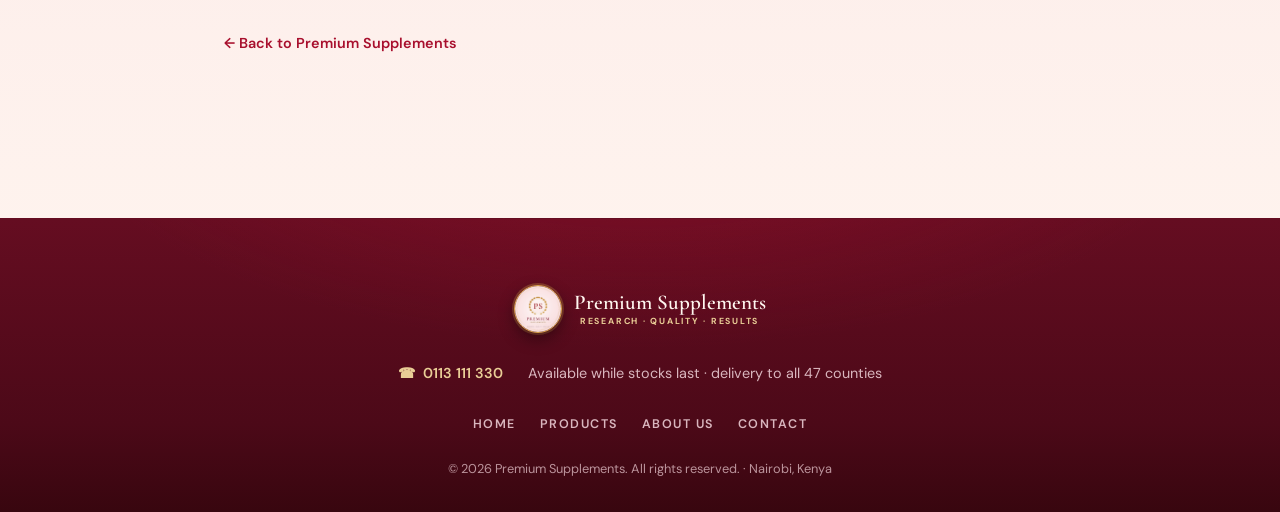
<file: privacy.html>
<!doctype html>
<html lang="en">
<head>
  <meta charset="UTF-8" />
  <meta name="viewport" content="width=device-width, initial-scale=1.0" />
  <meta name="description" content="Privacy notice for Premium Supplements — what we collect when you order on WhatsApp, how we use it, and how to contact us." />
  <meta name="theme-color" content="#FFF7F0" />
  <link rel="icon" type="image/png" sizes="32x32" href="assets/img/favicon-32.png" />
  <link rel="apple-touch-icon" sizes="180x180" href="assets/img/apple-touch-icon.png" />
  <title>Privacy Notice | Premium Supplements</title>
  <link rel="preload" href="assets/fonts/cormorant-garamond-latin-600-normal.woff2" as="font" type="font/woff2" crossorigin />
  <link rel="preload" href="assets/fonts/dm-sans-latin-400-normal.woff2" as="font" type="font/woff2" crossorigin />
  <link rel="stylesheet" href="css/style.css" />
  <style>
    .legal { padding-top: clamp(2.4rem, 5vw, 4rem); }
    .legal .container { max-width: 52rem; }
    .legal h1 { margin-bottom: 0.6rem; }
    .legal h2 { font-size: clamp(1.4rem, 1.4vw + 0.9rem, 1.9rem); margin-top: 2.2rem; }
    .legal p, .legal li { color: var(--muted); }
    .legal ul { padding-left: 1.2rem; }
    .legal li { margin-bottom: 0.5rem; }
    .legal a { font-weight: 600; }
    .legal-updated {
      display: inline-block;
      margin-bottom: 1.4rem;
      padding: 0.32rem 0.9rem;
      border-radius: 999px;
      border: var(--hair);
      background: rgba(255, 253, 251, 0.8);
      font-size: 0.76rem;
      font-weight: 700;
      letter-spacing: 0.1em;
      text-transform: uppercase;
      color: var(--gold-deep);
    }
    .legal-back {
      display: inline-flex;
      align-items: center;
      gap: 0.45em;
      margin-top: 2.4rem;
      font-weight: 700;
      font-size: 0.9rem;
    }
  </style>
</head>
<body>
  <header class="nav" id="nav">
    <div class="container nav-inner">
      <a href="index.html" class="brand" aria-label="Premium Supplements home">
        <img class="brand-logo" src="assets/img/premium-supplements-logo.webp" alt="Premium Supplements seal" width="48" height="48" />
        <span class="brand-text">Premium Supplements<small>Research · Quality · Results</small></span>
      </a>
      <div class="nav-actions">
        <a class="btn btn-small btn-outline nav-cta" href="https://wa.me/254113111330?text=Hello%20Premium%20Supplements%2C%20I%27d%20like%20to%20make%20an%20enquiry." target="_blank" rel="noopener noreferrer">Chat with us</a>
      </div>
    </div>
  </header>

  <main class="section legal">
    <div class="container">
      <span class="eyebrow">Privacy</span>
      <h1>Privacy <span class="grad">notice.</span></h1>
      <span class="legal-updated">Last updated 20 October 2026</span>

      <p>This notice explains how Premium Supplements (“we”, “us”) handles the information you share with us when you browse this website or place an order. We keep it short because we keep it simple: we only ask for what we need to answer your questions and deliver your parcel.</p>

      <h2>What we collect</h2>
      <ul>
        <li><strong>Order details</strong> — your name, phone number, county, the product you are interested in and any message you send us.</li>
        <li><strong>Delivery details</strong> — the town, pickup point or address you give us so a courier can reach you.</li>
        <li><strong>Conversation records</strong> — the WhatsApp or phone conversation we have with you, so we can follow up and resolve issues.</li>
      </ul>
      <p>This website does not use cookies, advertising pixels or third-party analytics, and the product search and review filters run entirely in your browser.</p>

      <h2>How the forms work</h2>
      <p>The order buttons and the contact form on this site do not send anything to a server. They simply open WhatsApp with a pre-filled message that you can read, edit and choose to send. Nothing is transmitted until you press send in WhatsApp.</p>

      <h2>How we use your information</h2>
      <ul>
        <li>To answer your enquiry and confirm pricing, stock and suitability.</li>
        <li>To pack and dispatch your order and share tracking with you.</li>
        <li>To follow up after delivery and help with any questions.</li>
        <li>To keep records required of us by law.</li>
      </ul>
      <p>We do not sell, rent or trade your information. We only share what a courier needs to deliver your parcel, and we remove your details from our active chat records when they are no longer needed.</p>

      <h2>Your choices</h2>
      <p>You can ask us to correct or delete the details we hold about you at any time. Message us on WhatsApp or call <a href="tel:+254113111330">0113 111 330</a> and we will action it.</p>

      <h2>Health information</h2>
      <p>Please do not send medical records or sensitive health details over WhatsApp. We can answer product questions and point you to a qualified health professional, but we do not provide diagnosis or treatment.</p>

      <h2>Contact</h2>
      <p>
        Premium Supplements · Nairobi, Kenya<br />
        Phone and WhatsApp: <a href="tel:+254113111330">0113 111 330</a><br />
        Enquiries: <a href="https://wa.me/254113111330" target="_blank" rel="noopener noreferrer">message us on WhatsApp</a>
      </p>

      <a class="legal-back" href="index.html">← Back to Premium Supplements</a>
    </div>
  </main>

  <footer class="footer">
    <div class="container footer-inner">
      <a href="index.html" class="brand footer-brand" aria-label="Premium Supplements home">
        <img class="brand-logo" src="assets/img/premium-supplements-logo.webp" alt="Premium Supplements seal" width="48" height="48" loading="lazy" />
        <span class="brand-text">Premium Supplements<small>Research · Quality · Results</small></span>
      </a>
      <div class="footer-details">
        <a href="tel:+254113111330">☎ &nbsp;0113 111 330</a>
        <span>Available while stocks last · delivery to all 47 counties</span>
      </div>
      <ul class="footer-links">
        <li><a href="index.html">Home</a></li>
        <li><a href="index.html#products">Products</a></li>
        <li><a href="index.html#about">About Us</a></li>
        <li><a href="index.html#contact">Contact</a></li>
      </ul>
      <p class="copy">© <span id="year"></span> Premium Supplements. All rights reserved. · Nairobi, Kenya</p>
    </div>
  </footer>

  <script>document.getElementById('year').textContent = String(new Date().getFullYear());</script>
</body>
</html>
</file>
<file: css/style.css>
/* ==========================================================================
   Premium Supplements — "Pearl Atelier" design system
   Blush pearl skies, watercolour cherry blossom, champagne-gold botanicals,
   glossy ruby serif headlines, script accents and pearl-white panels with
   gold hairlines — the same pearl-and-gold language as the brand seal.

   Palette (brand-locked):
     blush pink   #F7D5D8   pearl pink   #FCE9E8
     warm ivory   #FFF7F0   champagne    #D6A34D
     ruby red     #A80F2D   burgundy     #650D21
     rose pink    #E99BAA   soft white   #FFFDFB

   Type: Cormorant Garamond (display serif) · Parisienne (script accents)
         DM Sans (body & UI) — all self-hosted, no third-party requests.
   Mobile-first. Florals are optimised watercolor assets composited with
   mix-blend-mode: multiply over layered CSS gradients — never a stretched
   poster background.
   ========================================================================== */

/* --------------------------------------------------------------------------
   1. Tokens
   -------------------------------------------------------------------------- */
:root {
  /* brand palette */
  --blush: #F7D5D8;
  --pearl: #FCE9E8;
  --ivory: #FFF7F0;
  --gold: #D6A34D;
  --ruby: #A80F2D;
  --burgundy: #650D21;
  --rose: #E99BAA;
  --white: #FFFDFB;

  /* derived tones */
  --gold-deep: #8F6220;
  --gold-soft: #E9CD96;
  --gold-hair: rgba(214, 163, 77, 0.38);
  --gold-hair-strong: rgba(214, 163, 77, 0.62);
  --ruby-deep: #8A0C25;
  --ruby-bright: #C11437;
  --burgundy-deep: #4C0918;
  --ink: #4E2A36;          /* body copy — 10:1 on pearl */
  --muted: #7C5560;        /* secondary copy — 5.3:1 on pearl */
  --on-dark: #F6E3E6;      /* body copy on burgundy */
  --on-dark-muted: #D9B6BE;/* 6.9:1 on burgundy */

  /* type */
  --serif: "Cormorant Garamond", "Cormorant", Georgia, "Times New Roman", serif;
  --script: "Parisienne", "Segoe Script", cursive;
  --sans: "DM Sans", "Helvetica Neue", Arial, sans-serif;

  /* surfaces & light */
  --surface: var(--white);
  --surface-pearl: linear-gradient(160deg, #FFFDFB 0%, #FCE9E8 58%, #F7D5D8 130%);
  --sky: radial-gradient(120% 90% at 85% -10%, #FCE9E8 0%, rgba(252, 233, 232, 0) 60%),
         radial-gradient(90% 70% at -10% 0%, #F7D5D8 0%, rgba(247, 213, 216, 0) 55%),
         radial-gradient(120% 100% at 50% 110%, #FCE9E8 0%, rgba(252, 233, 232, 0) 60%),
         linear-gradient(180deg, #FFF7F0 0%, #FCE9E8 46%, #FFF7F0 100%);
  --gold-foil: linear-gradient(100deg, #B4823A 0%, #E9CD96 22%, #D6A34D 40%, #F3E3B4 52%, #D6A34D 64%, #A8762A 88%);
  --ruby-gloss: linear-gradient(180deg, #D6405E 0%, #A80F2D 52%, #7E0B22 100%);
  --btn-ruby: linear-gradient(160deg, #C11437 0%, #A80F2D 46%, #8A0C25 100%);

  /* geometry */
  --r-sm: 10px;
  --r-md: 16px;
  --r-lg: 22px;
  --r-xl: 30px;
  --hair: 1px solid var(--gold-hair);
  --hair-strong: 1px solid var(--gold-hair-strong);

  /* elevation — soft rose & champagne shadows, never black */
  --sh-1: 0 2px 10px -4px rgba(101, 13, 33, 0.10), 0 1px 3px -1px rgba(214, 163, 77, 0.10);
  --sh-2: 0 10px 28px -12px rgba(101, 13, 33, 0.18), 0 3px 10px -4px rgba(214, 163, 77, 0.14);
  --sh-3: 0 24px 54px -22px rgba(101, 13, 33, 0.26), 0 6px 18px -8px rgba(214, 163, 77, 0.18);
  --sh-gold: 0 0 0 1px var(--gold-hair), 0 12px 30px -14px rgba(214, 163, 77, 0.35);

  --nav-h: 74px;
  --ease: cubic-bezier(0.22, 0.61, 0.36, 1);
}

/* --------------------------------------------------------------------------
   2. Self-hosted fonts (SIL OFL) — no third-party requests
   -------------------------------------------------------------------------- */
@font-face {
  font-family: "Cormorant Garamond";
  src: url("../assets/fonts/cormorant-garamond-latin-600-normal.woff2") format("woff2");
  font-weight: 600;
  font-style: normal;
  font-display: swap;
}
@font-face {
  font-family: "Parisienne";
  src: url("../assets/fonts/parisienne-latin-400-normal.woff2") format("woff2");
  font-weight: 400;
  font-style: normal;
  font-display: swap;
}
@font-face {
  font-family: "DM Sans";
  src: url("../assets/fonts/dm-sans-latin-400-normal.woff2") format("woff2");
  font-weight: 400;
  font-style: normal;
  font-display: swap;
}
@font-face {
  font-family: "DM Sans";
  src: url("../assets/fonts/dm-sans-latin-500-normal.woff2") format("woff2");
  font-weight: 500;
  font-style: normal;
  font-display: swap;
}
@font-face {
  font-family: "DM Sans";
  src: url("../assets/fonts/dm-sans-latin-600-normal.woff2") format("woff2");
  font-weight: 600;
  font-style: normal;
  font-display: swap;
}
@font-face {
  font-family: "DM Sans";
  src: url("../assets/fonts/dm-sans-latin-700-normal.woff2") format("woff2");
  font-weight: 700;
  font-style: normal;
  font-display: swap;
}

/* --------------------------------------------------------------------------
   3. Base
   -------------------------------------------------------------------------- */
*, *::before, *::after { box-sizing: border-box; }

html { scroll-behavior: smooth; }

body {
  margin: 0;
  font-family: var(--sans);
  font-size: 1rem;
  line-height: 1.65;
  color: var(--ink);
  background:
    radial-gradient(90rem 40rem at 50% -12rem, #FCE9E8 0%, rgba(252, 233, 232, 0) 70%),
    linear-gradient(180deg, var(--ivory) 0%, var(--pearl) 55%, var(--ivory) 100%);
  -webkit-font-smoothing: antialiased;
  overflow-x: hidden;
  overflow-x: clip;
}

img { max-width: 100%; display: block; }

h1, h2, h3, h4 {
  font-family: var(--serif);
  font-weight: 600;
  color: var(--burgundy);
  line-height: 1.12;
  margin: 0 0 0.5em;
  letter-spacing: 0.005em;
}

h1 { font-size: clamp(2.5rem, 6.4vw + 0.6rem, 4.5rem); }
h2 { font-size: clamp(1.9rem, 3.4vw + 0.7rem, 3rem); }
h3 { font-size: clamp(1.25rem, 1.4vw + 0.9rem, 1.6rem); }

p { margin: 0 0 1em; }

a { color: var(--ruby); text-decoration: none; }
a:hover { color: var(--ruby-deep); }

strong { color: var(--burgundy); }

::selection { background: var(--blush); color: var(--burgundy); }

:focus-visible {
  outline: 3px solid rgba(214, 163, 77, 0.75);
  outline-offset: 3px;
  border-radius: 4px;
}

.visually-hidden {
  position: absolute !important;
  width: 1px; height: 1px;
  margin: -1px; padding: 0; border: 0;
  clip: rect(0 0 0 0); clip-path: inset(50%);
  overflow: hidden; white-space: nowrap;
}

.container {
  width: min(1160px, 92%);
  margin-inline: auto;
}

/* Glossy ruby gradient text — the poster's lacquered headline finish */
.grad {
  background: linear-gradient(180deg, #E0566F 0%, var(--ruby) 46%, var(--ruby-deep) 92%);
  -webkit-background-clip: text;
  background-clip: text;
  color: transparent;
  -webkit-text-fill-color: transparent;
}

/* Champagne-foil gradient text — the poster's gold wordmark finish */
.foil {
  background: var(--gold-foil);
  -webkit-background-clip: text;
  background-clip: text;
  color: transparent;
  -webkit-text-fill-color: transparent;
}

/* Script accent — tasteful Parisienne flourishes */
.script-accent {
  display: block;
  font-family: var(--script);
  font-weight: 400;
  font-size: clamp(1.35rem, 1.1vw + 1.05rem, 1.9rem);
  line-height: 1.3;
  color: var(--ruby);
  transform: rotate(-2deg);
  margin-top: 0.35rem;
}

/* Eyebrow / kicker — ruby small caps between gold rules */
.eyebrow {
  display: inline-flex;
  align-items: center;
  gap: 0.65em;
  font-family: var(--sans);
  font-weight: 700;
  font-size: 0.72rem;
  letter-spacing: 0.22em;
  text-transform: uppercase;
  color: var(--ruby);
}
.eyebrow::before, .eyebrow::after {
  content: "";
  width: 2.1em;
  height: 1px;
  background: var(--gold-foil);
}

/* --------------------------------------------------------------------------
   4. Buttons & chips
   -------------------------------------------------------------------------- */
.btn {
  --btn-pad-y: 0.85rem;
  --btn-pad-x: 1.55rem;
  display: inline-flex;
  align-items: center;
  justify-content: center;
  gap: 0.55em;
  padding: var(--btn-pad-y) var(--btn-pad-x);
  border-radius: 999px;
  border: 1px solid transparent;
  font-family: var(--sans);
  font-weight: 700;
  font-size: 0.94rem;
  letter-spacing: 0.03em;
  line-height: 1.15;
  cursor: pointer;
  transition: transform 0.25s var(--ease), box-shadow 0.25s var(--ease),
              background-color 0.25s var(--ease), color 0.25s var(--ease),
              border-color 0.25s var(--ease);
  text-decoration: none;
}

.btn-primary {
  color: var(--ivory);
  background: var(--btn-ruby);
  border-color: var(--gold-hair-strong);
  box-shadow:
    inset 0 1px 0 rgba(255, 247, 240, 0.35),
    0 10px 24px -10px rgba(168, 15, 45, 0.55),
    0 2px 8px -3px rgba(214, 163, 77, 0.4);
}
.btn-primary:hover {
  color: var(--white);
  transform: translateY(-2px);
  box-shadow:
    inset 0 1px 0 rgba(255, 247, 240, 0.4),
    0 16px 30px -12px rgba(168, 15, 45, 0.6),
    0 3px 10px -3px rgba(214, 163, 77, 0.5);
}
.btn-primary:active { transform: translateY(0); }

.btn-ghost,
.btn-outline {
  color: var(--ruby);
  background: rgba(255, 253, 251, 0.72);
  border-color: var(--gold-hair-strong);
  box-shadow: var(--sh-1);
}
.btn-ghost:hover,
.btn-outline:hover {
  color: var(--burgundy);
  background: var(--white);
  border-color: var(--gold);
  transform: translateY(-2px);
  box-shadow: var(--sh-2);
}

.btn-small {
  --btn-pad-y: 0.55rem;
  --btn-pad-x: 1.1rem;
  font-size: 0.82rem;
}

.btn-block { width: 100%; }

/* category chips (built by js/main.js) */
.chips {
  display: flex;
  flex-wrap: wrap;
  gap: 0.5rem;
}
.chip {
  padding: 0.5rem 1.05rem;
  border-radius: 999px;
  border: var(--hair);
  background: rgba(255, 253, 251, 0.8);
  color: var(--burgundy);
  font-family: var(--sans);
  font-weight: 600;
  font-size: 0.82rem;
  letter-spacing: 0.02em;
  cursor: pointer;
  transition: all 0.22s var(--ease);
}
.chip:hover { border-color: var(--gold); color: var(--ruby); box-shadow: var(--sh-1); }
.chip.is-active {
  background: var(--btn-ruby);
  border-color: var(--gold-hair-strong);
  color: var(--ivory);
  box-shadow: 0 8px 18px -8px rgba(168, 15, 45, 0.55);
}

/* --------------------------------------------------------------------------
   4b. Navigation
   -------------------------------------------------------------------------- */
.nav {
  position: sticky;
  top: 0;
  z-index: 60;
  background: rgba(255, 247, 240, 0.86);
  -webkit-backdrop-filter: blur(12px) saturate(1.15);
  backdrop-filter: blur(12px) saturate(1.15);
  border-bottom: 1px solid transparent;
  border-image: linear-gradient(90deg, rgba(214, 163, 77, 0) 0%, var(--gold-hair-strong) 18%, var(--gold-hair-strong) 82%, rgba(214, 163, 77, 0) 100%) 1;
  box-shadow: 0 6px 24px -18px rgba(101, 13, 33, 0.35);
}

.nav-inner {
  min-height: var(--nav-h);
  display: flex;
  align-items: center;
  justify-content: space-between;
  gap: 1rem;
}

.brand {
  display: inline-flex;
  align-items: center;
  gap: 0.7rem;
  min-width: 0;
}
.brand-logo {
  width: 48px;
  height: 48px;
  aspect-ratio: 1;
  flex: 0 0 auto;
  border-radius: 50%;
  object-fit: cover;
  border: 1.5px solid var(--gold-hair-strong);
  box-shadow:
    0 4px 12px -2px rgba(101, 13, 33, 0.26),
    0 0 0 2px rgba(255, 253, 251, 0.78);
  transition: transform 0.35s var(--ease), box-shadow 0.35s var(--ease);
}
.brand:hover .brand-logo {
  transform: rotate(-6deg) scale(1.05);
}
.brand-text {
  font-family: var(--serif);
  font-weight: 600;
  font-size: clamp(1.08rem, 1.1vw + 0.75rem, 1.32rem);
  line-height: 1;
  color: var(--burgundy);
  display: flex;
  flex-direction: column;
  gap: 0.22rem;
}
.brand-text small {
  font-family: var(--sans);
  font-weight: 700;
  font-size: 0.55rem;
  letter-spacing: 0.2em;
  text-transform: uppercase;
  color: var(--gold-deep);
}

.nav-links {
  position: absolute;
  top: var(--nav-h);
  left: 4%;
  right: 4%;
  display: none;
  flex-direction: column;
  padding: 1rem;
  border-radius: var(--r-md);
  border: var(--hair-strong);
  background: linear-gradient(170deg, var(--white), var(--pearl));
  box-shadow: var(--sh-3);
}
.nav-links.is-open { display: flex; }
.nav-links a {
  padding: 0.7rem 0.9rem;
  border-radius: var(--r-sm);
  font-weight: 600;
  font-size: 0.95rem;
  color: var(--burgundy);
  transition: background-color 0.2s var(--ease), color 0.2s var(--ease);
}
.nav-links a:hover { background: rgba(247, 213, 216, 0.55); color: var(--ruby); }
.nav-links a.is-active {
  color: var(--ruby);
  background: rgba(247, 213, 216, 0.7);
  box-shadow: inset 0 -2px 0 var(--gold);
}

.nav-actions { display: flex; align-items: center; gap: 0.7rem; }

.menu-btn {
  display: inline-flex;
  flex-direction: column;
  justify-content: center;
  gap: 5px;
  width: 44px;
  height: 44px;
  padding: 10px;
  border-radius: 12px;
  border: var(--hair);
  background: rgba(255, 253, 251, 0.85);
  cursor: pointer;
}
.menu-btn span {
  display: block;
  height: 2px;
  border-radius: 2px;
  background: var(--burgundy);
  transition: transform 0.25s var(--ease), opacity 0.2s var(--ease);
}
.menu-btn[aria-expanded="true"] span:nth-child(1) { transform: translateY(7px) rotate(45deg); }
.menu-btn[aria-expanded="true"] span:nth-child(2) { opacity: 0; }
.menu-btn[aria-expanded="true"] span:nth-child(3) { transform: translateY(-7px) rotate(-45deg); }

@media (min-width: 900px) {
  .nav-links {
    position: static;
    display: flex;
    flex-direction: row;
    gap: 0.35rem;
    padding: 0;
    border: 0;
    background: none;
    box-shadow: none;
    border-radius: 0;
  }
  .nav-links a { padding: 0.5rem 0.85rem; }
  .menu-btn { display: none; }
}

@media (max-width: 560px) {
  .nav-cta { display: none; }
}

/* --------------------------------------------------------------------------
   5. Hero
   -------------------------------------------------------------------------- */
.hero {
  position: relative;
  overflow: clip;
  background: var(--sky);
  padding: clamp(2.6rem, 6vw, 5rem) 0 clamp(2.2rem, 4vw, 3.4rem);
  isolation: isolate;
}

/* watercolor wash + pearl light, layered under everything */
.hero-bg {
  position: absolute;
  inset: 0;
  z-index: -1;
  pointer-events: none;
}
.hero-bg::before {
  content: "";
  position: absolute;
  inset: -6% -4% auto -4%;
  height: 78%;
  background: url("../assets/img/florals/watercolor-wash.jpg") center / cover no-repeat;
  opacity: 0.5;
  -webkit-mask-image: linear-gradient(180deg, #000 30%, transparent 96%);
  mask-image: linear-gradient(180deg, #000 30%, transparent 96%);
}
.hero-orb {
  position: absolute;
  border-radius: 50%;
  filter: blur(6px);
}
.orb-one {
  width: min(46rem, 90vw);
  height: min(26rem, 60vw);
  top: -8rem;
  right: -10rem;
  background: radial-gradient(closest-side, rgba(252, 233, 232, 0.95), rgba(252, 233, 232, 0));
}
.orb-two {
  width: min(38rem, 80vw);
  height: min(24rem, 55vw);
  bottom: -10rem;
  left: -12rem;
  background: radial-gradient(closest-side, rgba(247, 213, 216, 0.8), rgba(247, 213, 216, 0));
}
.hero-grid-lines { display: none; }

/* gold petal sparkles */
.sparkle {
  position: absolute;
  width: 12px;
  height: 12px;
  background: var(--gold-foil);
  clip-path: polygon(50% 0, 62% 38%, 100% 50%, 62% 62%, 50% 100%, 38% 62%, 0 50%, 38% 38%);
  opacity: 0.75;
  animation: twinkle 4.6s ease-in-out infinite;
}
.sparkle-one { top: 16%; left: 8%; }
.sparkle-two { top: 9%; right: 22%; animation-delay: 1.1s; }
.sparkle-three { top: 42%; right: 7%; width: 9px; height: 9px; animation-delay: 2s; }
.sparkle-four { bottom: 26%; left: 14%; width: 8px; height: 8px; animation-delay: 2.8s; }
.sparkle-five { bottom: 12%; right: 34%; width: 10px; height: 10px; animation-delay: 3.6s; }

@keyframes twinkle {
  0%, 100% { opacity: 0.25; transform: scale(0.8) rotate(0deg); }
  50% { opacity: 0.9; transform: scale(1.15) rotate(45deg); }
}

.hero-inner {
  display: grid;
  gap: clamp(2rem, 5vw, 3.5rem);
  align-items: center;
  position: relative;
}

.pill {
  display: inline-flex;
  align-items: center;
  gap: 0.6em;
  padding: 0.5rem 1.1rem;
  border-radius: 999px;
  border: var(--hair-strong);
  background: rgba(255, 253, 251, 0.82);
  box-shadow: var(--sh-1);
  font-weight: 600;
  font-size: 0.8rem;
  letter-spacing: 0.04em;
  color: var(--ruby);
}
.pulse-dot {
  width: 8px;
  height: 8px;
  border-radius: 50%;
  background: var(--ruby);
  box-shadow: 0 0 0 0 rgba(168, 15, 45, 0.45);
  animation: pulse 2.4s var(--ease) infinite;
}
@keyframes pulse {
  0% { box-shadow: 0 0 0 0 rgba(168, 15, 45, 0.4); }
  70% { box-shadow: 0 0 0 9px rgba(168, 15, 45, 0); }
  100% { box-shadow: 0 0 0 0 rgba(168, 15, 45, 0); }
}

.hero-kicker {
  margin: 1.1rem 0 0.4rem;
  font-weight: 700;
  font-size: 0.76rem;
  letter-spacing: 0.26em;
  text-transform: uppercase;
  color: var(--gold-deep);
}

.hero h1 { margin: 0 0 0.35rem; }

.slogan {
  display: flex;
  flex-wrap: wrap;
  align-items: center;
  gap: 0.7em;
  margin: 0.2rem 0 0.6rem;
  font-weight: 700;
  font-size: 0.78rem;
  letter-spacing: 0.3em;
  text-transform: uppercase;
  color: var(--burgundy);
}
.slogan span { color: var(--gold); font-size: 1.1em; }

.lead {
  font-family: var(--script);
  font-size: clamp(1.5rem, 1.6vw + 1.1rem, 2.1rem);
  line-height: 1.25;
  color: var(--ruby);
  transform: rotate(-1.5deg);
  transform-origin: left center;
  margin: 0.2rem 0 0.8rem;
}

.sub {
  max-width: 34em;
  color: var(--muted);
  font-size: 0.98rem;
}

.cta-row {
  display: flex;
  flex-wrap: wrap;
  gap: 0.8rem;
  margin: 1.4rem 0 1.1rem;
}

.phone-chip {
  display: inline-flex;
  align-items: center;
  gap: 0.7em;
  padding: 0.6rem 1.15rem;
  border-radius: 999px;
  border: var(--hair);
  background: rgba(255, 253, 251, 0.7);
  color: var(--burgundy);
  font-size: 0.9rem;
  font-weight: 600;
  box-shadow: var(--sh-1);
  transition: all 0.22s var(--ease);
}
.phone-chip:hover { border-color: var(--gold); color: var(--ruby); transform: translateY(-2px); }
.phone-chip strong { color: var(--ruby); letter-spacing: 0.03em; }
.phone-ico {
  display: grid;
  place-items: center;
  width: 30px;
  height: 30px;
  border-radius: 50%;
  background: var(--btn-ruby);
  color: var(--ivory);
  font-size: 0.85rem;
  box-shadow: inset 0 1px 0 rgba(255, 247, 240, 0.35);
}

/* hero medallion — pearl disc in a double gold ring, seal inside */
.hero-visual {
  position: relative;
  justify-self: center;
  width: min(24rem, 78vw);
  padding: 1.4rem 0 2.4rem;
}
.hero-art-frame {
  position: relative;
  display: grid;
  place-items: center;
  aspect-ratio: 1;
  border-radius: 50%;
  background:
    radial-gradient(circle at 32% 26%, #FFFDFB 0%, #FCE9E8 52%, #F7D5D8 100%);
  border: var(--hair-strong);
  outline: 1px solid var(--gold-hair);
  outline-offset: 10px;
  box-shadow: var(--sh-3), inset 0 0 0 6px rgba(255, 253, 251, 0.65);
}
.hero-art-frame::before {
  content: "";
  position: absolute;
  inset: -26px;
  border-radius: 50%;
  border: 1px dashed var(--gold-hair);
  animation: seal-sway 26s linear infinite;
}
@keyframes seal-sway { to { transform: rotate(360deg); } }

.hero-logo {
  width: 92%;
  aspect-ratio: 1;
  border-radius: 50%;
  object-fit: cover;
  border: 1.5px solid var(--gold-hair-strong);
  box-shadow:
    0 14px 30px -10px rgba(101, 13, 33, 0.34),
    0 0 0 4px rgba(255, 253, 251, 0.72);
}

.float-card {
  position: absolute;
  display: flex;
  align-items: center;
  gap: 0.7rem;
  padding: 0.65rem 1rem;
  border-radius: var(--r-md);
  border: var(--hair);
  background: rgba(255, 253, 251, 0.92);
  box-shadow: var(--sh-2);
  font-size: 0.8rem;
  line-height: 1.35;
  color: var(--muted);
}
.float-card strong { display: block; color: var(--burgundy); font-size: 0.86rem; }
.float-card-one { top: 4%; left: -4%; animation: bob 7s ease-in-out infinite; }
.float-card-two { bottom: 2%; right: -3%; animation: bob 8s ease-in-out 1.2s infinite; }
@keyframes bob {
  0%, 100% { transform: translateY(0); }
  50% { transform: translateY(-8px); }
}
.float-icon, .mini-flower {
  display: grid;
  place-items: center;
  width: 34px;
  height: 34px;
  flex: none;
  border-radius: 50%;
  background: radial-gradient(circle at 34% 28%, #FCE9E8, #F7D5D8);
  border: var(--hair);
  color: var(--gold-deep);
  font-size: 1rem;
}

/* stats band */
.stats {
  display: grid;
  grid-template-columns: repeat(3, 1fr);
  gap: 0.6rem;
  margin-top: clamp(2rem, 4vw, 3rem);
  padding: 1.1rem 0.6rem;
  border-radius: var(--r-lg);
  border: var(--hair);
  background: linear-gradient(120deg, rgba(255, 253, 251, 0.9), rgba(252, 233, 232, 0.85));
  box-shadow: var(--sh-2);
  text-align: center;
}
.stat + .stat { border-left: 1px solid var(--gold-hair); }
.stat strong {
  display: block;
  font-family: var(--serif);
  font-size: clamp(1.7rem, 2.4vw + 0.8rem, 2.5rem);
  font-weight: 600;
  color: var(--ruby);
  line-height: 1;
}
.stat span {
  font-size: 0.72rem;
  font-weight: 700;
  letter-spacing: 0.14em;
  text-transform: uppercase;
  color: var(--muted);
}

@media (min-width: 900px) {
  .hero-inner { grid-template-columns: 1.08fr 0.92fr; }
  .hero-visual { width: min(26rem, 100%); }
}

/* --------------------------------------------------------------------------
   7. Sections — shared rhythm
   -------------------------------------------------------------------------- */
.section {
  position: relative;
  overflow: clip;
  /* no isolation here on purpose: the multiply-blended floral layers must
     blend against the page's pearl canvas so their white grounds vanish */
  padding: clamp(3.2rem, 7vw, 5.6rem) 0;
}
.section-alt {
  background:
    radial-gradient(70rem 30rem at 50% -8rem, rgba(252, 233, 232, 0.9), rgba(252, 233, 232, 0) 70%),
    linear-gradient(180deg, rgba(255, 247, 240, 0) 0%, rgba(252, 233, 232, 0.55) 18%, rgba(252, 233, 232, 0.55) 82%, rgba(255, 247, 240, 0) 100%);
}

.section-head {
  max-width: 46rem;
  margin: 0 auto clamp(2rem, 4.5vw, 3.2rem);
  text-align: center;
}
.section-head p { color: var(--muted); }
/* gold lotus flourish under every section head */
.section-head::after {
  content: "";
  display: block;
  width: 220px;
  height: 22px;
  margin: 1.15rem auto 0;
  background: url("data:image/svg+xml,%3Csvg xmlns='http://www.w3.org/2000/svg' viewBox='0 0 220 24'%3E%3Cg fill='none' stroke='%23D6A34D' stroke-width='1.3' stroke-linecap='round'%3E%3Cpath d='M4 12h74'/%3E%3Cpath d='M142 12h74'/%3E%3Cpath d='M110 5c3.4 4 5.2 7.2 5.2 10a5.2 5.2 0 0 1-10.4 0c0-2.8 1.8-6 5.2-10z'/%3E%3Cpath d='M99 9c1.6 4.4 4.4 7.4 8.2 8.6-4.6 1.2-8.2-.4-9.8-3.6'/%3E%3Cpath d='M121 9c-1.6 4.4-4.4 7.4-8.2 8.6 4.6 1.2 8.2-.4 9.8-3.6'/%3E%3C/g%3E%3Ccircle cx='86' cy='12' r='1.6' fill='%23D6A34D'/%3E%3Ccircle cx='134' cy='12' r='1.6' fill='%23D6A34D'/%3E%3C/svg%3E") center / contain no-repeat;
  opacity: 0.9;
}

/* --------------------------------------------------------------------------
   8b. Floral decoration layers
   -------------------------------------------------------------------------- */
.floral-layer {
  position: absolute;
  inset: 0;
  z-index: -1;
  pointer-events: none;
}
.floral {
  position: absolute;
  mix-blend-mode: multiply;
  opacity: 0.92;
  width: clamp(9rem, 22vw, 21rem);
  height: auto;
  user-select: none;
}
.floral.flip { transform: scaleX(-1); }
.floral-blossom-tl { top: -1.6rem; left: -2.4rem; }
.floral-gold-r { top: 30%; right: -3rem; width: clamp(8rem, 16vw, 15rem); opacity: 0.8; transform: rotate(8deg); }
.floral-spray-br { bottom: -1.2rem; right: -1.4rem; width: clamp(6rem, 12vw, 11rem); opacity: 0.85; }
.floral-spray-tr { top: -0.8rem; right: -1.2rem; width: clamp(6rem, 12vw, 11rem); }
.floral-gold-bl { bottom: -1.6rem; left: -2.6rem; width: clamp(8rem, 16vw, 15rem); opacity: 0.8; transform: rotate(-6deg) scaleX(-1); }
.floral-gold-tr { top: -1.4rem; right: -2.6rem; width: clamp(8rem, 16vw, 15rem); opacity: 0.8; transform: scaleX(-1) rotate(6deg); }
.floral-spray-bl { bottom: -1rem; left: -1.2rem; width: clamp(6rem, 12vw, 11rem); transform: scaleX(-1); }
.floral-peony-tr { top: -2rem; right: -2.6rem; width: clamp(9rem, 18vw, 17rem); opacity: 0.85; }
.floral-blossom-tr { top: -1.8rem; right: -2.6rem; transform: scaleX(-1); }

/* keep mobile airy: fewer, smaller florals */
@media (max-width: 700px) {
  .floral { width: clamp(7rem, 30vw, 10rem); opacity: 0.75; }
  .floral-gold-r, .floral-gold-bl, .floral-gold-tr, .floral-spray-bl { display: none; }
  .floral-blossom-tl, .floral-blossom-tr { top: -1rem; left: auto; right: -1.6rem; transform: scaleX(-1); }
  .floral-blossom-tl { left: -1.6rem; right: auto; transform: none; }
}

/* --------------------------------------------------------------------------
   8. Shop by goal
   -------------------------------------------------------------------------- */
.goals-grid {
  display: grid;
  gap: 1.1rem;
  grid-template-columns: 1fr;
}
@media (min-width: 640px) { .goals-grid { grid-template-columns: repeat(2, 1fr); } }
@media (min-width: 1020px) { .goals-grid { grid-template-columns: repeat(3, 1fr); } }

.goal-card {
  position: relative;
  display: block;
  width: 100%;
  padding: 0;
  border: var(--hair);
  border-radius: var(--r-lg);
  overflow: hidden;
  background: var(--surface);
  box-shadow: var(--sh-1);
  cursor: pointer;
  text-align: left;
  transition: transform 0.3s var(--ease), box-shadow 0.3s var(--ease), border-color 0.3s var(--ease);
}
.goal-card:hover {
  transform: translateY(-5px);
  border-color: var(--gold-hair-strong);
  box-shadow: var(--sh-3);
}
.goal-card img {
  width: 100%;
  aspect-ratio: 16 / 10;
  object-fit: cover;
  transition: transform 0.5s var(--ease);
}
.goal-card:hover img { transform: scale(1.045); }
.goal-card::after {
  content: "";
  position: absolute;
  inset: 0 0 auto 0;
  height: 62%;
  background: linear-gradient(180deg, rgba(252, 233, 232, 0) 0%, rgba(252, 233, 232, 0.12) 100%);
  pointer-events: none;
}
.goal-copy {
  position: relative;
  display: block;
  padding: 1rem 1.15rem 1.15rem;
  background: var(--surface-pearl);
  border-top: 1px solid var(--gold-hair);
}
.goal-copy strong {
  display: block;
  font-family: var(--serif);
  font-size: 1.32rem;
  font-weight: 600;
  color: var(--burgundy);
  line-height: 1.15;
}
.goal-copy small {
  display: block;
  margin: 0.3rem 0 0.55rem;
  color: var(--muted);
  font-size: 0.82rem;
  letter-spacing: 0.02em;
}
.goal-copy em {
  font-style: normal;
  font-weight: 700;
  font-size: 0.82rem;
  letter-spacing: 0.08em;
  text-transform: uppercase;
  color: var(--ruby);
}
.goal-copy em span { color: var(--gold-deep); }

/* --------------------------------------------------------------------------
   9. Products
   -------------------------------------------------------------------------- */
.product-toolbar {
  display: grid;
  gap: 0.9rem;
  margin-bottom: 1.6rem;
}
@media (min-width: 800px) {
  .product-toolbar { grid-template-columns: minmax(14rem, 22rem) 1fr; align-items: start; }
  .product-toolbar .chips { justify-content: flex-end; }
}

.search {
  display: flex;
  align-items: center;
  gap: 0.6rem;
  padding: 0.72rem 1.1rem;
  border-radius: 999px;
  border: var(--hair);
  background: var(--white);
  box-shadow: var(--sh-1);
  color: var(--gold-deep);
  transition: border-color 0.2s var(--ease), box-shadow 0.2s var(--ease);
}
.search:focus-within { border-color: var(--gold); box-shadow: var(--sh-gold); }
.search input {
  width: 100%;
  border: 0;
  background: none;
  font: inherit;
  font-size: 0.92rem;
  color: var(--ink);
}
.search input::placeholder { color: #A98C94; }
.search input:focus { outline: none; }

.product-grid {
  display: grid;
  gap: 1.15rem;
  grid-template-columns: 1fr;
}
@media (min-width: 560px) { .product-grid { grid-template-columns: repeat(2, 1fr); } }
@media (min-width: 900px) { .product-grid { grid-template-columns: repeat(3, 1fr); } }
@media (min-width: 1140px) { .product-grid { grid-template-columns: repeat(4, 1fr); } }

.product-card {
  position: relative;
  display: flex;
  flex-direction: column;
  border: var(--hair);
  border-radius: var(--r-lg);
  overflow: hidden;
  background: var(--surface);
  box-shadow: var(--sh-1);
  transition: transform 0.3s var(--ease), box-shadow 0.3s var(--ease), border-color 0.3s var(--ease);
}
.product-card:hover {
  transform: translateY(-5px);
  border-color: var(--gold-hair-strong);
  box-shadow: var(--sh-3);
}

.product-media {
  --vial-disc: min(72%, 11.5rem);
  position: relative;
  display: grid;
  place-items: center;
  padding: 1.75rem 1rem 1.35rem;
  background:
    radial-gradient(circle at 50% 52%, rgba(255, 253, 251, 0.96) 0%, rgba(247, 213, 216, 0.78) 48%, rgba(252, 233, 232, 0.42) 76%),
    linear-gradient(180deg, var(--pearl), var(--blush));
  border-bottom: 1px solid var(--gold-hair);
}
.product-media::before {
  content: "";
  position: absolute;
  inset: 0;
  margin: auto;
  width: calc(var(--vial-disc) + 12px);
  aspect-ratio: 1;
  border-radius: 50%;
  border: 1px solid var(--gold-hair-strong);
  outline: 1px dashed rgba(214, 163, 77, 0.34);
  outline-offset: 6px;
  pointer-events: none;
}
.product-media img {
  position: relative;
  z-index: 1;
  width: var(--vial-disc);
  aspect-ratio: 1;
  border-radius: 50%;
  object-fit: cover;
  object-position: center;
  border: 1.5px solid var(--gold-hair-strong);
  box-shadow:
    inset 0 0 0 3px rgba(255, 253, 251, 0.78),
    0 12px 24px -10px rgba(101, 13, 33, 0.26);
  transition: transform 0.4s var(--ease), box-shadow 0.4s var(--ease);
}
.product-card:hover .product-media img {
  transform: translateY(-3px) scale(1.03);
  box-shadow:
    inset 0 0 0 3px rgba(255, 253, 251, 0.88),
    0 16px 30px -10px rgba(101, 13, 33, 0.32);
}

.product-badge {
  position: absolute;
  z-index: 2;
  top: 0.8rem;
  left: 0.8rem;
  padding: 0.28rem 0.8rem;
  border-radius: 999px;
  background: var(--btn-ruby);
  border: 1px solid var(--gold-hair-strong);
  color: var(--ivory);
  font-size: 0.66rem;
  font-weight: 700;
  letter-spacing: 0.14em;
  text-transform: uppercase;
  box-shadow: 0 6px 14px -6px rgba(168, 15, 45, 0.6);
}

.product-number {
  position: absolute;
  z-index: 2;
  top: 0.55rem;
  right: 0.85rem;
  font-family: var(--serif);
  font-size: 1.05rem;
  font-weight: 600;
  color: var(--gold-deep);
  opacity: 0.85;
}

.product-body {
  display: flex;
  flex-direction: column;
  flex: 1;
  gap: 0.45rem;
  padding: 1rem 1.1rem 1.2rem;
  background: var(--surface-pearl);
}
.product-category {
  font-size: 0.66rem;
  font-weight: 700;
  letter-spacing: 0.18em;
  text-transform: uppercase;
  color: var(--gold-deep);
}
.product-body h3 {
  margin: 0;
  font-size: 1.34rem;
  color: var(--burgundy);
}
.product-body p {
  margin: 0;
  font-size: 0.85rem;
  color: var(--muted);
  flex: 1;
}
.product-price-row {
  display: flex;
  align-items: baseline;
  gap: 0.5rem;
  flex-wrap: wrap;
  margin-top: 0.35rem;
  padding-top: 0.7rem;
  border-top: 1px solid var(--gold-hair);
}
.product-price {
  font-family: var(--serif);
  font-size: 1.5rem;
  font-weight: 600;
  color: var(--ruby);
  line-height: 1;
}
.product-price-note { font-size: 0.72rem; color: var(--muted); }

.product-order {
  display: inline-flex;
  align-items: center;
  justify-content: center;
  gap: 0.5em;
  margin-top: 0.8rem;
  padding: 0.6rem 1.1rem;
  border-radius: 999px;
  border: var(--hair-strong);
  background: rgba(255, 253, 251, 0.85);
  color: var(--ruby);
  font-weight: 700;
  font-size: 0.82rem;
  letter-spacing: 0.06em;
  text-transform: uppercase;
  transition: all 0.24s var(--ease);
}
.product-order:hover {
  background: var(--btn-ruby);
  border-color: var(--gold-hair-strong);
  color: var(--ivory);
  box-shadow: 0 10px 20px -10px rgba(168, 15, 45, 0.6);
}
.product-order span { color: var(--gold-deep); transition: color 0.24s var(--ease); }
.product-order:hover span { color: var(--gold-soft); }

.empty {
  padding: 2rem 1rem;
  text-align: center;
  color: var(--muted);
  font-style: italic;
}

.catalog-note {
  margin: 1.6rem auto 0;
  max-width: 44rem;
  padding: 0.85rem 1.2rem;
  border-radius: var(--r-md);
  border: 1px dashed var(--gold-hair-strong);
  background: rgba(255, 253, 251, 0.66);
  color: var(--muted);
  font-size: 0.84rem;
  text-align: center;
}
.catalog-note span { color: var(--gold-deep); }

/* trust strip */
.trust-strip {
  list-style: none;
  display: grid;
  grid-template-columns: repeat(2, 1fr);
  gap: 0.9rem;
  margin: 2.4rem 0 0;
  padding: 0;
}
@media (min-width: 900px) { .trust-strip { grid-template-columns: repeat(4, 1fr); } }
.trust-strip li {
  display: flex;
  flex-direction: column;
  align-items: center;
  gap: 0.3rem;
  padding: 1.15rem 0.6rem;
  border-radius: var(--r-md);
  border: var(--hair);
  background: rgba(255, 253, 251, 0.8);
  box-shadow: var(--sh-1);
  text-align: center;
}
.trust-ico {
  display: grid;
  place-items: center;
  width: 44px;
  height: 44px;
  margin-bottom: 0.35rem;
  border-radius: 50%;
  background: radial-gradient(circle at 34% 28%, #FFFDFB, #F7D5D8);
  border: var(--hair-strong);
  color: var(--ruby);
  font-size: 1.15rem;
}
.trust-strip strong { font-size: 0.92rem; color: var(--burgundy); }
.trust-strip small { color: var(--muted); font-size: 0.76rem; }

/* promise band */
.promise-band {
  display: grid;
  gap: 1.6rem;
  margin-top: 2.6rem;
  padding: clamp(1.4rem, 3vw, 2.4rem);
  border-radius: var(--r-xl);
  border: var(--hair-strong);
  outline: 1px solid var(--gold-hair);
  outline-offset: 6px;
  background: linear-gradient(150deg, var(--white) 0%, var(--pearl) 60%, var(--blush) 130%);
  box-shadow: var(--sh-2);
}
@media (min-width: 860px) { .promise-band { grid-template-columns: auto 1fr; align-items: center; } }

.promise-imgs {
  display: flex;
  gap: 1.15rem;
  justify-content: center;
  align-items: center;
  padding: 0.5rem;
}
.promise-imgs img {
  width: clamp(7.8rem, 16vw, 10.5rem);
  aspect-ratio: 1;
  border-radius: 50%;
  object-fit: cover;
  object-position: center;
  border: 1.5px solid var(--gold-hair-strong);
  outline: 1px dashed var(--gold-hair);
  outline-offset: 5px;
  box-shadow:
    inset 0 0 0 3px rgba(255, 253, 251, 0.78),
    var(--sh-2);
  background: var(--pearl);
}
.promise-imgs img:last-child { transform: translateY(0.75rem); }

.promise-list { list-style: none; margin: 0; padding: 0; display: grid; gap: 0.95rem; }
.promise-list li { position: relative; padding-left: 2rem; }
.promise-list li::before {
  content: "✦";
  position: absolute;
  left: 0;
  top: 0.1rem;
  color: var(--gold);
  font-size: 1.05rem;
}
.promise-list strong { display: block; color: var(--burgundy); font-size: 1.02rem; }
.promise-list span { color: var(--muted); font-size: 0.9rem; }

/* range banner — burgundy panel with ghost blossom */
.range-banner {
  position: relative;
  isolation: isolate;
  display: grid;
  gap: 1.4rem;
  margin-top: 2.6rem;
  padding: clamp(1.5rem, 3.4vw, 2.6rem);
  border-radius: var(--r-xl);
  overflow: hidden;
  border: 1px solid var(--gold-hair-strong);
  background:
    radial-gradient(60rem 24rem at 88% 120%, rgba(168, 15, 45, 0.55), rgba(168, 15, 45, 0) 60%),
    linear-gradient(140deg, var(--burgundy) 0%, var(--burgundy-deep) 58%, #3B0713 100%);
  box-shadow: var(--sh-3);
  color: var(--on-dark);
}
@media (min-width: 860px) { .range-banner { grid-template-columns: 0.9fr 1.1fr; align-items: center; } }
.range-banner img:not(.banner-floral) {
  width: 100%;
  border-radius: var(--r-md);
  border: var(--hair-strong);
  box-shadow: var(--sh-3);
}
.range-banner-copy { position: relative; }
.range-banner .eyebrow { color: var(--gold-soft); }
.range-banner h3 { color: var(--ivory); font-size: clamp(1.6rem, 2.2vw + 0.8rem, 2.4rem); }
.range-banner p { color: var(--on-dark-muted); max-width: 34em; }

.banner-floral {
  position: absolute;
  z-index: -1;
  right: -3rem;
  bottom: -3.5rem;
  width: clamp(12rem, 26vw, 22rem);
  opacity: 0.5;
  pointer-events: none;
  transform: rotate(-8deg);
}

/* --------------------------------------------------------------------------
   10. Reviews
   -------------------------------------------------------------------------- */
.reviews-summary {
  display: grid;
  gap: 1.2rem;
  margin-bottom: 1.8rem;
  padding: clamp(1.3rem, 3vw, 2rem);
  border-radius: var(--r-xl);
  border: var(--hair-strong);
  outline: 1px solid var(--gold-hair);
  outline-offset: 6px;
  background: linear-gradient(150deg, var(--white), var(--pearl) 70%, var(--blush) 140%);
  box-shadow: var(--sh-2);
  text-align: center;
}
@media (min-width: 760px) {
  .reviews-summary { grid-template-columns: auto 1fr; align-items: center; text-align: left; }
}
.summary-score { display: grid; gap: 0.3rem; justify-items: center; padding-inline: 1.2rem; }
@media (min-width: 760px) {
  .summary-score { border-right: 1px solid var(--gold-hair); }
}
.summary-score strong {
  font-family: var(--serif);
  font-size: clamp(2.6rem, 4vw + 1rem, 3.8rem);
  font-weight: 600;
  color: var(--ruby);
  line-height: 1;
}
.stars, .review-stars {
  color: var(--gold);
  letter-spacing: 0.18em;
  font-size: 1.02rem;
  text-shadow: 0 1px 0 rgba(255, 253, 251, 0.8);
}
.summary-score .stars { font-size: 1.15rem; }
.summary-score span:last-child { color: var(--muted); font-size: 0.84rem; }

.summary-stats {
  display: grid;
  grid-template-columns: repeat(3, 1fr);
  gap: 0.8rem;
}
.summary-stat {
  display: grid;
  gap: 0.15rem;
  padding: 0.7rem 0.4rem;
  border-radius: var(--r-md);
  background: rgba(255, 253, 251, 0.72);
  border: var(--hair);
  text-align: center;
}
.summary-stat strong {
  font-family: var(--serif);
  font-size: 1.5rem;
  font-weight: 600;
  color: var(--burgundy);
  line-height: 1.1;
}
.summary-stat span {
  font-size: 0.68rem;
  font-weight: 700;
  letter-spacing: 0.12em;
  text-transform: uppercase;
  color: var(--muted);
}

.reviews-toolbar {
  display: grid;
  gap: 0.9rem;
  margin-bottom: 1.6rem;
}
@media (min-width: 800px) { .reviews-toolbar { grid-template-columns: 1fr auto; align-items: center; } }

.filter-select {
  display: flex;
  align-items: center;
  gap: 0.5rem;
  position: relative;
}
.filter-select select,
.contact-form select {
  width: 100%;
  appearance: none;
  -webkit-appearance: none;
  padding: 0.72rem 2.4rem 0.72rem 1.1rem;
  border-radius: 999px;
  border: var(--hair);
  background: var(--white) url("data:image/svg+xml,%3Csvg xmlns='http://www.w3.org/2000/svg' viewBox='0 0 12 8'%3E%3Cpath d='M1 1.5 6 6.5 11 1.5' fill='none' stroke='%23A8762A' stroke-width='1.6' stroke-linecap='round'/%3E%3C/svg%3E") right 1rem center / 12px no-repeat;
  font: inherit;
  font-size: 0.9rem;
  color: var(--ink);
  box-shadow: var(--sh-1);
  cursor: pointer;
}
.filter-select select:focus,
.contact-form select:focus { outline: none; border-color: var(--gold); box-shadow: var(--sh-gold); }

.reviews-grid {
  display: grid;
  gap: 1.1rem;
  grid-template-columns: 1fr;
}
@media (min-width: 700px) { .reviews-grid { grid-template-columns: repeat(2, 1fr); } }
@media (min-width: 1060px) { .reviews-grid { grid-template-columns: repeat(3, 1fr); } }

.review-card {
  display: flex;
  flex-direction: column;
  gap: 0.7rem;
  padding: 1.25rem 1.2rem 1.1rem;
  border-radius: var(--r-lg);
  border: var(--hair);
  background: var(--surface);
  box-shadow: var(--sh-1);
  transition: transform 0.3s var(--ease), box-shadow 0.3s var(--ease), border-color 0.3s var(--ease);
}
.review-card:hover { transform: translateY(-4px); border-color: var(--gold-hair-strong); box-shadow: var(--sh-2); }

.review-head { display: flex; align-items: center; gap: 0.8rem; }
.review-avatar {
  display: grid;
  place-items: center;
  width: 46px;
  height: 46px;
  flex: none;
  border-radius: 50%;
  background: var(--btn-ruby);
  border: 1px solid var(--gold-hair-strong);
  color: var(--ivory);
  font-weight: 700;
  font-size: 0.9rem;
  letter-spacing: 0.04em;
  box-shadow: inset 0 1px 0 rgba(255, 247, 240, 0.35);
}
.review-who { display: grid; line-height: 1.25; }
.review-who strong { color: var(--burgundy); font-size: 0.98rem; }
.review-who small { color: var(--muted); font-size: 0.78rem; }
.review-stars { font-size: 0.92rem; }
.review-text { margin: 0; font-size: 0.9rem; color: var(--ink); flex: 1; }
.review-foot {
  display: flex;
  align-items: center;
  justify-content: space-between;
  gap: 0.6rem;
  flex-wrap: wrap;
  padding-top: 0.7rem;
  border-top: 1px solid var(--gold-hair);
}
.review-product {
  padding: 0.24rem 0.75rem;
  border-radius: 999px;
  background: var(--blush);
  border: 1px solid rgba(214, 163, 77, 0.3);
  color: var(--burgundy);
  font-size: 0.7rem;
  font-weight: 700;
  letter-spacing: 0.06em;
}
.review-meta { color: var(--muted); font-size: 0.74rem; }

.reviews-more-wrap {
  display: grid;
  justify-items: center;
  gap: 0.7rem;
  margin-top: 1.9rem;
}
#reviewsCount { color: var(--muted); font-size: 0.82rem; margin: 0; }

/* --------------------------------------------------------------------------
   11. About
   -------------------------------------------------------------------------- */
.about-grid {
  display: grid;
  gap: clamp(2rem, 5vw, 3.6rem);
  align-items: center;
}
@media (min-width: 900px) { .about-grid { grid-template-columns: 0.92fr 1.08fr; } }

.about-visual { position: relative; }
.about-img-main {
  width: 100%;
  aspect-ratio: 4 / 4.6;
  object-fit: cover;
  border-radius: var(--r-xl);
  border: var(--hair-strong);
  outline: 1px solid var(--gold-hair);
  outline-offset: 8px;
  box-shadow: var(--sh-3);
}
.about-img-small {
  position: absolute;
  width: 40%;
  aspect-ratio: 1;
  right: -4%;
  bottom: -5%;
  border-radius: 50%;
  object-fit: cover;
  object-position: center;
  border: 2px solid var(--gold-hair-strong);
  outline: 1px dashed var(--gold-hair);
  outline-offset: 5px;
  box-shadow:
    0 0 0 4px rgba(255, 253, 251, 0.85),
    var(--sh-3);
  background: var(--pearl);
}
.about-floral {
  position: absolute;
  width: 58%;
  left: -12%;
  top: -9%;
  mix-blend-mode: multiply;
  opacity: 0.95;
  pointer-events: none;
}
.about-badge {
  position: absolute;
  left: -3%;
  bottom: 8%;
  display: grid;
  justify-items: center;
  gap: 0.15rem;
  padding: 0.9rem 1.2rem;
  border-radius: 999px;
  background: var(--btn-ruby);
  border: 1px solid var(--gold-hair-strong);
  box-shadow: var(--sh-2);
  text-align: center;
}
.about-badge strong {
  font-family: var(--serif);
  font-size: 1.2rem;
  font-weight: 600;
  color: var(--ivory);
  line-height: 1;
}
.about-badge span {
  font-size: 0.58rem;
  font-weight: 700;
  letter-spacing: 0.2em;
  text-transform: uppercase;
  color: var(--gold-soft);
}

.about-copy .eyebrow { margin-bottom: 0.7rem; }
.about-copy > p { color: var(--muted); }

.services { display: grid; gap: 0.95rem; margin: 1.5rem 0; }
.service {
  display: flex;
  gap: 1rem;
  align-items: flex-start;
  padding: 1.05rem 1.15rem;
  border-radius: var(--r-md);
  border: var(--hair);
  background: rgba(255, 253, 251, 0.82);
  box-shadow: var(--sh-1);
  transition: transform 0.26s var(--ease), border-color 0.26s var(--ease), box-shadow 0.26s var(--ease);
}
.service:hover { transform: translateX(5px); border-color: var(--gold-hair-strong); box-shadow: var(--sh-2); }
.service-ico {
  display: grid;
  place-items: center;
  width: 44px;
  height: 44px;
  flex: none;
  border-radius: 50%;
  background: radial-gradient(circle at 34% 28%, #FFFDFB, #F7D5D8);
  border: var(--hair-strong);
  font-family: var(--serif);
  font-weight: 600;
  font-size: 1.05rem;
  color: var(--ruby);
}
.service h3 { margin: 0 0 0.25rem; font-size: 1.2rem; }
.service p { margin: 0; font-size: 0.88rem; color: var(--muted); }

.vision {
  position: relative;
  margin: 1.7rem 0 0;
  padding: 1.5rem 1.6rem 1.4rem;
  border-radius: var(--r-lg);
  border: var(--hair-strong);
  outline: 1px solid var(--gold-hair);
  outline-offset: 6px;
  background: linear-gradient(150deg, var(--white), var(--pearl) 65%, var(--blush) 140%);
  box-shadow: var(--sh-2);
  text-align: center;
}
.vision .eyebrow { justify-content: center; }
.vision p {
  margin: 0.7rem 0 0;
  font-family: var(--serif);
  font-size: clamp(1.2rem, 1.2vw + 0.9rem, 1.55rem);
  line-height: 1.4;
  color: var(--burgundy);
}

/* --------------------------------------------------------------------------
   12. Contact
   -------------------------------------------------------------------------- */
.delivery-banner {
  position: relative;
  isolation: isolate;
  display: grid;
  gap: 1.3rem;
  margin-bottom: clamp(2.2rem, 5vw, 3.4rem);
  padding: clamp(1.4rem, 3vw, 2.2rem);
  border-radius: var(--r-xl);
  overflow: hidden;
  border: 1px solid var(--gold-hair-strong);
  background:
    radial-gradient(50rem 20rem at 90% 130%, rgba(168, 15, 45, 0.5), rgba(168, 15, 45, 0) 62%),
    linear-gradient(140deg, var(--burgundy) 0%, var(--burgundy-deep) 62%, #3B0713 100%);
  box-shadow: var(--sh-3);
  color: var(--on-dark);
}
@media (min-width: 860px) { .delivery-banner { grid-template-columns: 1fr 1fr; align-items: center; } }
.delivery-banner img:not(.banner-floral) {
  width: 100%;
  aspect-ratio: 16 / 9;
  object-fit: cover;
  border-radius: var(--r-md);
  border: var(--hair-strong);
  box-shadow: var(--sh-3);
}
.delivery-banner-copy { position: relative; }
.delivery-banner-copy strong {
  display: block;
  font-family: var(--serif);
  font-size: clamp(1.4rem, 1.6vw + 0.9rem, 2rem);
  font-weight: 600;
  color: var(--ivory);
  line-height: 1.2;
}
.delivery-banner-copy span { display: block; margin: 0.5rem 0 0.9rem; color: var(--on-dark-muted); font-size: 0.92rem; }
.delivery-banner-copy a {
  display: inline-flex;
  align-items: center;
  gap: 0.45em;
  padding: 0.6rem 1.3rem;
  border-radius: 999px;
  background: var(--gold-foil);
  color: var(--burgundy-deep);
  font-weight: 700;
  font-size: 0.86rem;
  letter-spacing: 0.04em;
  box-shadow: 0 10px 22px -10px rgba(214, 163, 77, 0.7);
  transition: transform 0.24s var(--ease), box-shadow 0.24s var(--ease);
}
.delivery-banner-copy a:hover { transform: translateY(-2px); color: var(--burgundy-deep); box-shadow: 0 14px 26px -10px rgba(214, 163, 77, 0.8); }

.contact-grid {
  display: grid;
  gap: clamp(1.8rem, 4vw, 3rem);
}
@media (min-width: 940px) { .contact-grid { grid-template-columns: 0.95fr 1.05fr; align-items: start; } }

.contact-info > p { color: var(--muted); }
.contact-info h2 { margin-bottom: 0.4rem; }

.info-card {
  display: flex;
  align-items: center;
  gap: 0.95rem;
  margin-bottom: 0.85rem;
  padding: 0.95rem 1.15rem;
  border-radius: var(--r-md);
  border: var(--hair);
  background: rgba(255, 253, 251, 0.85);
  box-shadow: var(--sh-1);
  color: var(--ink);
  transition: transform 0.24s var(--ease), border-color 0.24s var(--ease), box-shadow 0.24s var(--ease);
}
a.info-card:hover { transform: translateY(-3px); border-color: var(--gold-hair-strong); box-shadow: var(--sh-2); color: var(--ink); }
.info-ico {
  display: grid;
  place-items: center;
  width: 44px;
  height: 44px;
  flex: none;
  border-radius: 50%;
  background: radial-gradient(circle at 34% 28%, #FFFDFB, #F7D5D8);
  border: var(--hair-strong);
  color: var(--ruby);
  font-size: 1.1rem;
}
.info-ico.wa { background: var(--btn-ruby); color: var(--ivory); }
.info-card small {
  display: block;
  font-size: 0.66rem;
  font-weight: 700;
  letter-spacing: 0.16em;
  text-transform: uppercase;
  color: var(--gold-deep);
}
.info-card strong { font-size: 1.02rem; color: var(--burgundy); }

.contact-form {
  position: relative;
  padding: clamp(1.4rem, 3vw, 2.2rem);
  border-radius: var(--r-xl);
  border: var(--hair-strong);
  outline: 1px solid var(--gold-hair);
  outline-offset: 7px;
  background: linear-gradient(165deg, var(--white) 0%, var(--pearl) 70%, var(--blush) 140%);
  box-shadow: var(--sh-2);
}
.contact-form h3 {
  font-size: 1.6rem;
  margin-bottom: 0.2rem;
}
.form-note { color: var(--muted); font-size: 0.86rem; margin-bottom: 1.2rem; }

.field { display: grid; gap: 0.35rem; margin-bottom: 0.95rem; }
.field-row { display: grid; gap: 0 0.95rem; }
@media (min-width: 620px) { .field-row { grid-template-columns: 1fr 1fr; } }

.contact-form label {
  font-size: 0.72rem;
  font-weight: 700;
  letter-spacing: 0.14em;
  text-transform: uppercase;
  color: var(--burgundy);
}
.contact-form input,
.contact-form textarea {
  width: 100%;
  padding: 0.78rem 1.05rem;
  border-radius: var(--r-sm);
  border: var(--hair);
  background: var(--white);
  font: inherit;
  font-size: 0.94rem;
  color: var(--ink);
  box-shadow: inset 0 1px 2px rgba(101, 13, 33, 0.05);
  transition: border-color 0.2s var(--ease), box-shadow 0.2s var(--ease);
}
.contact-form input::placeholder,
.contact-form textarea::placeholder { color: #A98C94; }
.contact-form input:focus,
.contact-form textarea:focus { outline: none; border-color: var(--gold); box-shadow: var(--sh-gold); }
.contact-form textarea { resize: vertical; min-height: 6.5rem; border-radius: var(--r-md); }
.contact-form select { border-radius: var(--r-sm); }

.error {
  margin: 0.9rem 0 0;
  padding: 0.7rem 1rem;
  border-radius: var(--r-sm);
  border: 1px solid rgba(168, 15, 45, 0.4);
  background: rgba(247, 213, 216, 0.6);
  color: var(--ruby-deep);
  font-size: 0.86rem;
  font-weight: 600;
}

/* --------------------------------------------------------------------------
   13. Footer
   -------------------------------------------------------------------------- */
.footer {
  position: relative;
  margin-top: clamp(2.5rem, 6vw, 4.5rem);
  padding: clamp(2.6rem, 6vw, 4.2rem) 0 2rem;
  background:
    radial-gradient(60rem 26rem at 50% -8rem, rgba(168, 15, 45, 0.42), rgba(168, 15, 45, 0) 62%),
    linear-gradient(180deg, var(--burgundy) 0%, var(--burgundy-deep) 70%, #38060F 100%);
  color: var(--on-dark-muted);
  overflow: clip;
}
/* pearl scallop + gold hairline along the top edge */
.footer::before {
  content: "";
  position: absolute;
  top: -11px;
  left: 0;
  right: 0;
  height: 12px;
  background: radial-gradient(circle at 12px 12px, var(--burgundy) 11px, rgba(0, 0, 0, 0) 12px) repeat-x;
  background-size: 24px 12px;
  filter: drop-shadow(0 -1px 0 var(--gold-hair-strong));
}

.footer-florals { position: absolute; inset: 0; pointer-events: none; }
.footer-florals img { position: absolute; opacity: 0.4; width: clamp(10rem, 24vw, 20rem); }
.footer-florals img:first-child { top: -1.5rem; left: -2.5rem; transform: rotate(4deg); }
.footer-florals img:last-child { bottom: -2.5rem; right: -2.5rem; transform: scaleX(-1) rotate(-6deg); opacity: 0.32; }

.footer-inner { position: relative; text-align: center; }
.footer-brand { justify-content: center; }
.footer-brand .brand-text { color: var(--ivory); }
.footer-brand .brand-text small { color: var(--gold-soft); }
.footer-brand .brand-logo {
  border-color: var(--gold);
  box-shadow:
    0 6px 16px rgba(0, 0, 0, 0.42),
    0 0 0 2px rgba(214, 163, 77, 0.32);
}

.footer-details {
  display: flex;
  flex-wrap: wrap;
  justify-content: center;
  gap: 0.5rem 1.6rem;
  margin: 1.3rem 0 1.5rem;
  font-size: 0.9rem;
}
.footer-details a { color: var(--gold-soft); font-weight: 600; }
.footer-details a:hover { color: var(--ivory); }

.disclaimer {
  max-width: 52rem;
  margin: 0 auto 1.4rem;
  padding-top: 1.3rem;
  border-top: 1px solid rgba(214, 163, 77, 0.3);
  font-size: 0.76rem;
  line-height: 1.7;
  color: var(--on-dark-muted);
}
.copy { font-size: 0.8rem; color: rgba(217, 182, 190, 0.8); margin: 0; }
.copy a { color: var(--gold-soft); }

.footer-links {
  display: flex;
  flex-wrap: wrap;
  justify-content: center;
  gap: 0.4rem 1.5rem;
  margin: 0 0 1.4rem;
  padding: 0;
  list-style: none;
}
.footer-links a {
  font-size: 0.78rem;
  font-weight: 600;
  letter-spacing: 0.12em;
  text-transform: uppercase;
  color: var(--on-dark-muted);
}
.footer-links a:hover { color: var(--gold-soft); }

/* --------------------------------------------------------------------------
   14. WhatsApp float
   -------------------------------------------------------------------------- */
.wa-float {
  position: fixed;
  right: 1.1rem;
  bottom: 1.1rem;
  z-index: 70;
  display: grid;
  place-items: center;
  width: 60px;
  height: 60px;
  border-radius: 50%;
  background: var(--btn-ruby);
  border: 1px solid var(--gold-hair-strong);
  color: var(--ivory);
  box-shadow: 0 14px 30px -12px rgba(168, 15, 45, 0.7), inset 0 1px 0 rgba(255, 247, 240, 0.35);
  transition: transform 0.25s var(--ease), box-shadow 0.25s var(--ease);
}
.wa-float:hover { transform: translateY(-3px) scale(1.04); color: var(--white); }
.wa-ring {
  position: absolute;
  inset: -1px;
  border-radius: 50%;
  border: 2px solid rgba(214, 163, 77, 0.55);
  animation: wa-ping 2.6s var(--ease) infinite;
}
@keyframes wa-ping {
  0% { transform: scale(1); opacity: 0.8; }
  80%, 100% { transform: scale(1.45); opacity: 0; }
}

/* --------------------------------------------------------------------------
   15. Headline word swap (js/main.js)
   -------------------------------------------------------------------------- */
.swap-word {
  display: inline-block;
  transition: transform 0.42s var(--ease), opacity 0.42s var(--ease);
}
.swap-word.is-out { transform: translateY(-0.55em) rotate(-2deg); opacity: 0; }
.swap-word.is-in { transform: translateY(0.55em) rotate(2deg); opacity: 0; transition: none; }

/* --------------------------------------------------------------------------
   16. Print — a clean one-page catalogue
   -------------------------------------------------------------------------- */
@media print {
  .nav, .wa-float, .floral-layer, .footer-florals, .hero-bg, .menu-btn,
  .product-order, .reviews-more-wrap, .contact-form { display: none !important; }
  body { background: #fff; color: #000; }
  .hero { padding-top: 1rem; }
  .product-card, .review-card, .goal-card, .service { box-shadow: none; break-inside: avoid; }
  a[href^="http"]::after { content: ""; }
}

/* --------------------------------------------------------------------------
   17. Motion preferences
   -------------------------------------------------------------------------- */
@media (prefers-reduced-motion: reduce) {
  html { scroll-behavior: auto; }
  *, *::before, *::after {
    animation-duration: 0.01ms !important;
    animation-iteration-count: 1 !important;
    transition-duration: 0.01ms !important;
  }
}
</file>
